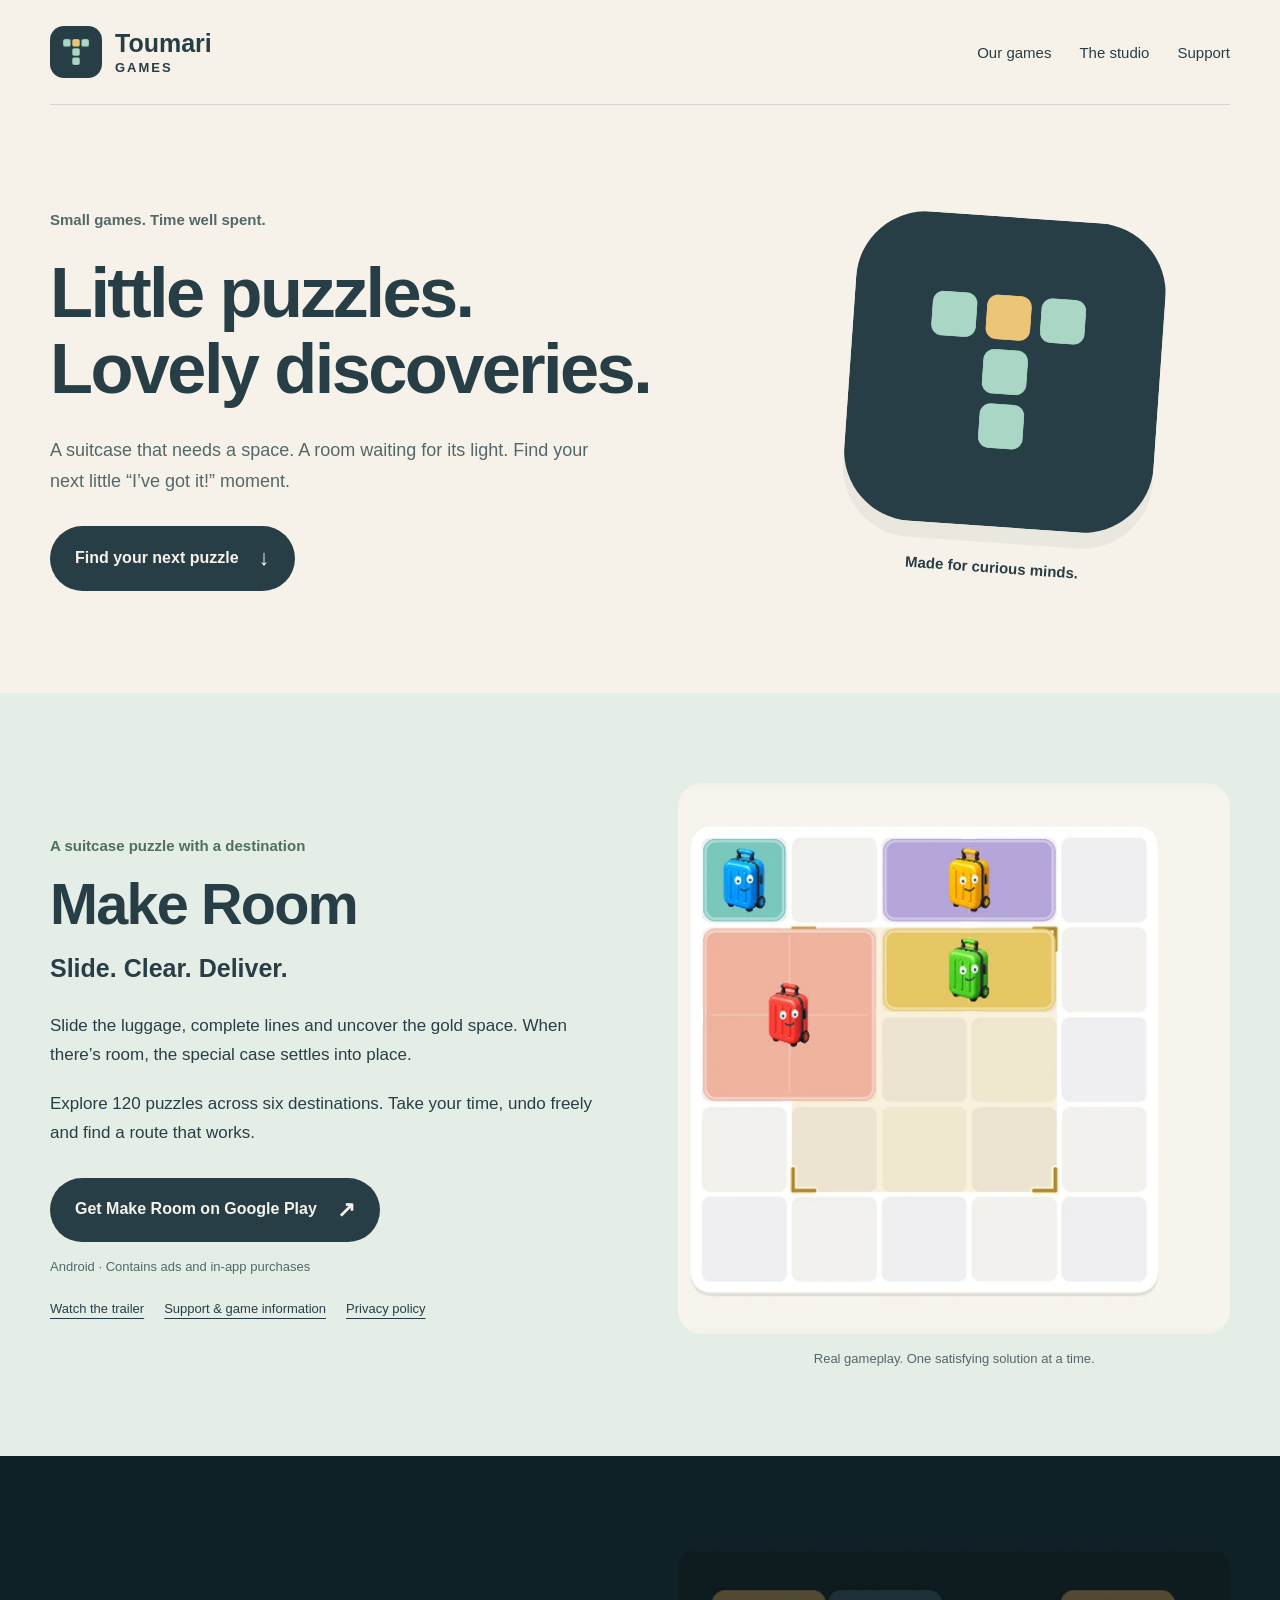
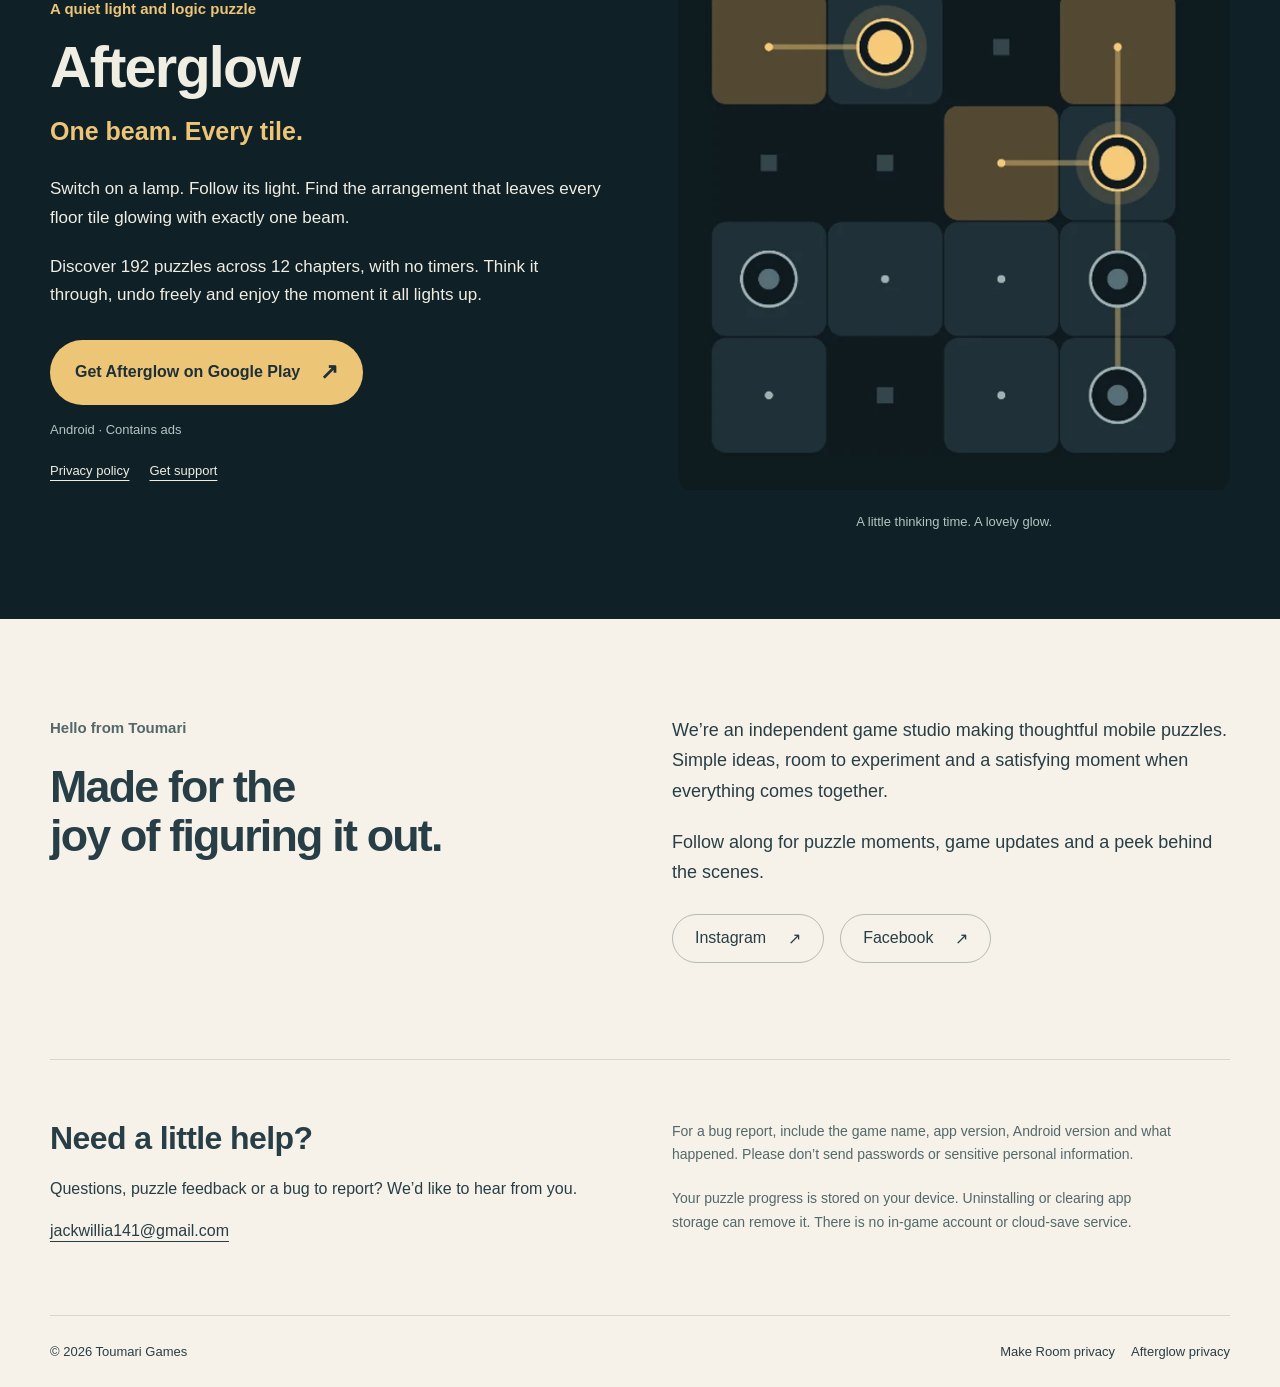
<file: index.html>
<!doctype html>
<html lang="en">
<head>
<meta charset="utf-8"><meta name="viewport" content="width=device-width, initial-scale=1">
<title>Toumari Games · Make Room &amp; Afterglow</title>
<meta name="description" content="Little puzzles. Lovely discoveries. Play Make Room and Afterglow, two cosy Android puzzle games from Toumari Games, available on Google Play.">
<meta property="og:title" content="Toumari Games · Little puzzles. Lovely discoveries.">
<meta property="og:description" content="Discover Make Room and Afterglow. Two thoughtful puzzle games, available on Google Play.">
<meta property="og:image" content="https://toumari.github.io/assets/studio-cover.png">
<meta property="og:url" content="https://toumari.github.io/"><meta name="theme-color" content="#283e46">
<link rel="icon" href="assets/studio-avatar.png"><link rel="stylesheet" href="studio.css">
</head>
<body>
<a class="skip" href="#games">Skip to games</a>
<header class="masthead wrap"><a class="brand" href="/" aria-label="Toumari Games home"><img src="assets/studio-avatar.png" alt="" width="52" height="52"><span>Toumari<span class="brand-small">Games</span></span></a><nav aria-label="Main"><a href="#games">Our games</a><a href="#studio">The studio</a><a href="#support">Support</a></nav></header>
<main>
<section class="welcome wrap" aria-labelledby="welcome-title"><div><p class="intro">Small games. Time well spent.</p><h1 id="welcome-title">Little puzzles.<br>Lovely discoveries.</h1><p class="lead">A suitcase that needs a space. A room waiting for its light. Find your next little “I’ve got it!” moment.</p><a class="button" href="#games">Find your next puzzle <span aria-hidden="true">↓</span></a></div><div class="hero-art"><img src="assets/studio-avatar.png" width="320" height="320" alt="Toumari’s mint and gold puzzle tiles form a T"><p>Made for curious minds.</p></div></section>
<div class="games" id="games">
<section class="game make" aria-labelledby="make-title"><div class="game-inner wrap"><div class="game-copy"><p class="game-type">A suitcase puzzle with a destination</p><h2 id="make-title">Make Room</h2><p class="game-hook">Slide. Clear. Deliver.</p><p>Slide the luggage, complete lines and uncover the gold space. When there’s room, the special case settles into place.</p><p>Explore 120 puzzles across six destinations. Take your time, undo freely and find a route that works.</p><a class="button" href="https://play.google.com/store/apps/details?id=com.toumari.parcelplatform.makeroom">Get Make Room on Google Play <span aria-hidden="true">↗</span></a><p class="game-note">Android · Contains ads and in-app purchases</p><div class="minor-links"><a href="https://www.youtube.com/watch?v=fiFJRd8cPag">Watch the trailer</a><a href="/make-room/">Support &amp; game information</a><a href="/make-room/privacy.html">Privacy policy</a></div></div><figure class="game-image"><img src="assets/make-room.webp" alt="Make Room’s five-by-five luggage puzzle, with colourful cases around a gold target space" width="1080" height="1080" loading="lazy"><figcaption>Real gameplay. One satisfying solution at a time.</figcaption></figure></div></section>
<section class="game after" aria-labelledby="after-title"><div class="game-inner wrap"><div class="game-copy"><p class="game-type">A quiet light and logic puzzle</p><h2 id="after-title">Afterglow</h2><p class="game-hook">One beam. Every tile.</p><p>Switch on a lamp. Follow its light. Find the arrangement that leaves every floor tile glowing with exactly one beam.</p><p>Discover 192 puzzles across 12 chapters, with no timers. Think it through, undo freely and enjoy the moment it all lights up.</p><a class="button" href="https://play.google.com/store/apps/details?id=com.afterglow.puzzle">Get Afterglow on Google Play <span aria-hidden="true">↗</span></a><p class="game-note">Android · Contains ads</p><div class="minor-links"><a href="/privacy.html">Privacy policy</a><a href="mailto:jackwillia141@gmail.com">Get support</a></div></div><figure class="game-image"><img src="assets/afterglow.webp" alt="Afterglow’s dark puzzle board with glowing amber lamps and lines of light" width="1080" height="1080" loading="lazy"><figcaption>A little thinking time. A lovely glow.</figcaption></figure></div></section>
</div>
<section class="studio wrap" id="studio" aria-labelledby="studio-title"><div><p class="intro">Hello from Toumari</p><h2 id="studio-title">Made for the<br>joy of figuring it out.</h2></div><div><p>We’re an independent game studio making thoughtful mobile puzzles. Simple ideas, room to experiment and a satisfying moment when everything comes together.</p><p>Follow along for puzzle moments, game updates and a peek behind the scenes.</p><div class="social-links"><a href="https://www.instagram.com/toumarigames/">Instagram <span aria-hidden="true">↗</span></a><a href="https://www.facebook.com/profile.php?id=61595932360274">Facebook <span aria-hidden="true">↗</span></a></div></div></section>
<section class="support wrap" id="support" aria-labelledby="support-title"><div><h2 id="support-title">Need a little help?</h2><p>Questions, puzzle feedback or a bug to report? We’d like to hear from you.</p><a href="mailto:jackwillia141@gmail.com">jackwillia141@gmail.com</a></div><div class="support-notes"><p>For a bug report, include the game name, app version, Android version and what happened. Please don’t send passwords or sensitive personal information.</p><p>Your puzzle progress is stored on your device. Uninstalling or clearing app storage can remove it. There is no in-game account or cloud-save service.</p></div></section>
</main>
<footer class="wrap"><span>© 2026 Toumari Games</span><nav aria-label="Privacy policies"><a href="/make-room/privacy.html">Make Room privacy</a><a href="/privacy.html">Afterglow privacy</a></nav></footer>
<script src="campaign-links.js" defer></script>
</body></html>
</file>
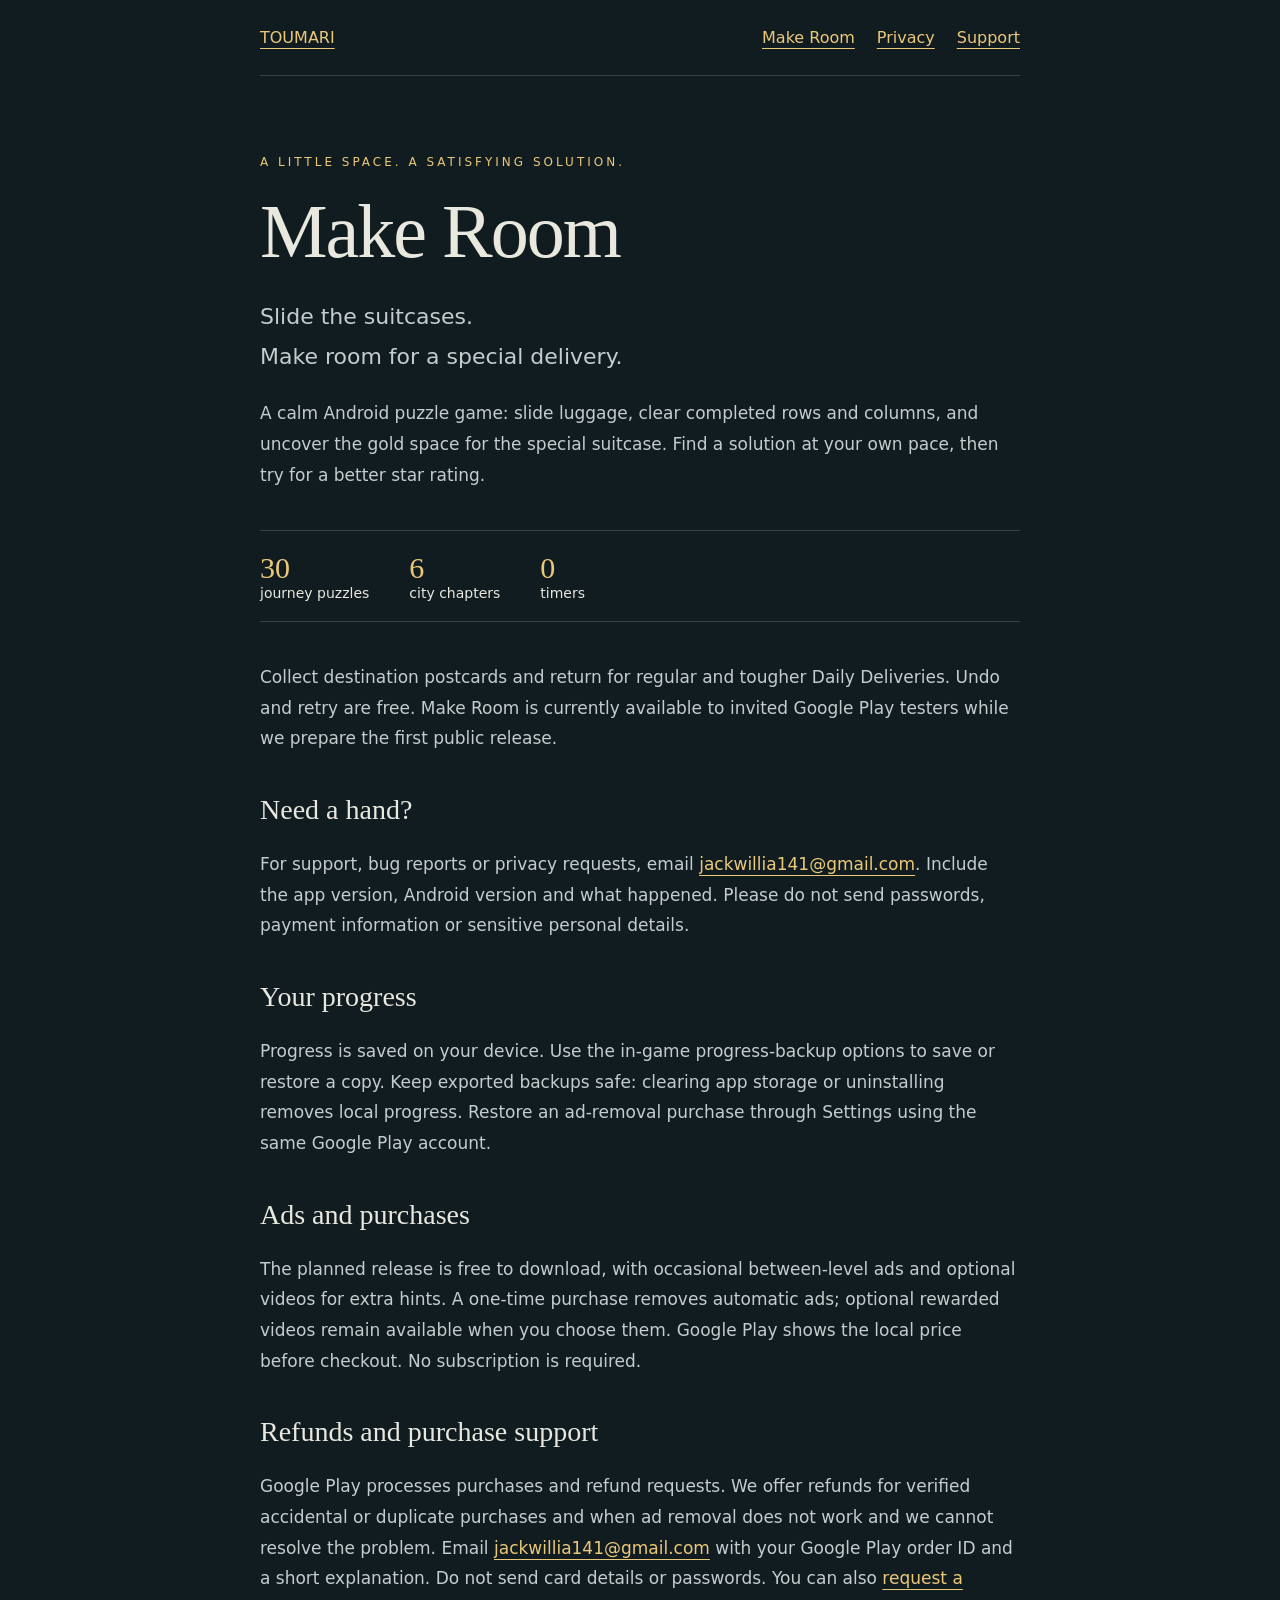
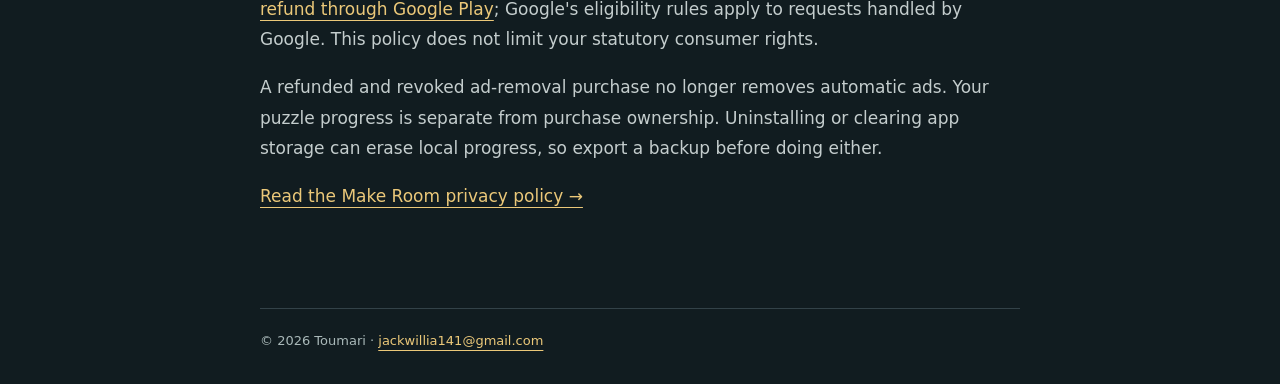
<file: make-room/index.html>
<!doctype html><html lang="en-GB"><head><meta charset="utf-8"><meta name="viewport" content="width=device-width,initial-scale=1"><title>Make Room · Toumari</title><meta name="description" content="Make Room, a cosy suitcase puzzle game by Toumari. Support and privacy information."><link rel="stylesheet" href="../style.css"></head><body><header><a href="/">TOUMARI</a><nav aria-label="Main"><a href="./">Make Room</a><a href="privacy.html">Privacy</a><a href="mailto:jackwillia141@gmail.com">Support</a></nav></header><main><p class="eyebrow">A LITTLE SPACE. A SATISFYING SOLUTION.</p><h1>Make Room</h1><p class="lead">Slide the suitcases.<br>Make room for a special delivery.</p><p>A calm Android puzzle game: slide luggage, clear completed rows and columns, and uncover the gold space for the special suitcase. Find a solution at your own pace, then try for a better star rating.</p><div class="facts"><span><strong>30</strong>journey puzzles</span><span><strong>6</strong>city chapters</span><span><strong>0</strong>timers</span></div><p>Collect destination postcards and return for regular and tougher Daily Deliveries. Undo and retry are free. Make Room is currently available to invited Google Play testers while we prepare the first public release.</p><h2>Need a hand?</h2><p>For support, bug reports or privacy requests, email <a href="mailto:jackwillia141@gmail.com">jackwillia141@gmail.com</a>. Include the app version, Android version and what happened. Please do not send passwords, payment information or sensitive personal details.</p><h2>Your progress</h2><p>Progress is saved on your device. Use the in-game progress-backup options to save or restore a copy. Keep exported backups safe: clearing app storage or uninstalling removes local progress. Restore an ad-removal purchase through Settings using the same Google Play account.</p><h2>Ads and purchases</h2><p>The planned release is free to download, with occasional between-level ads and optional videos for extra hints. A one-time purchase removes automatic ads; optional rewarded videos remain available when you choose them. Google Play shows the local price before checkout. No subscription is required.</p><h2>Refunds and purchase support</h2><p>Google Play processes purchases and refund requests. We offer refunds for verified accidental or duplicate purchases and when ad removal does not work and we cannot resolve the problem. Email <a href="mailto:jackwillia141@gmail.com">jackwillia141@gmail.com</a> with your Google Play order ID and a short explanation. Do not send card details or passwords. You can also <a href="https://support.google.com/googleplay/answer/15574897?hl=en-GB">request a refund through Google Play</a>; Google's eligibility rules apply to requests handled by Google. This policy does not limit your statutory consumer rights.</p><p>A refunded and revoked ad-removal purchase no longer removes automatic ads. Your puzzle progress is separate from purchase ownership. Uninstalling or clearing app storage can erase local progress, so export a backup before doing either.</p><p><a href="privacy.html">Read the Make Room privacy policy →</a></p></main><footer>© 2026 Toumari · <a href="mailto:jackwillia141@gmail.com">jackwillia141@gmail.com</a></footer></body></html>
</file>
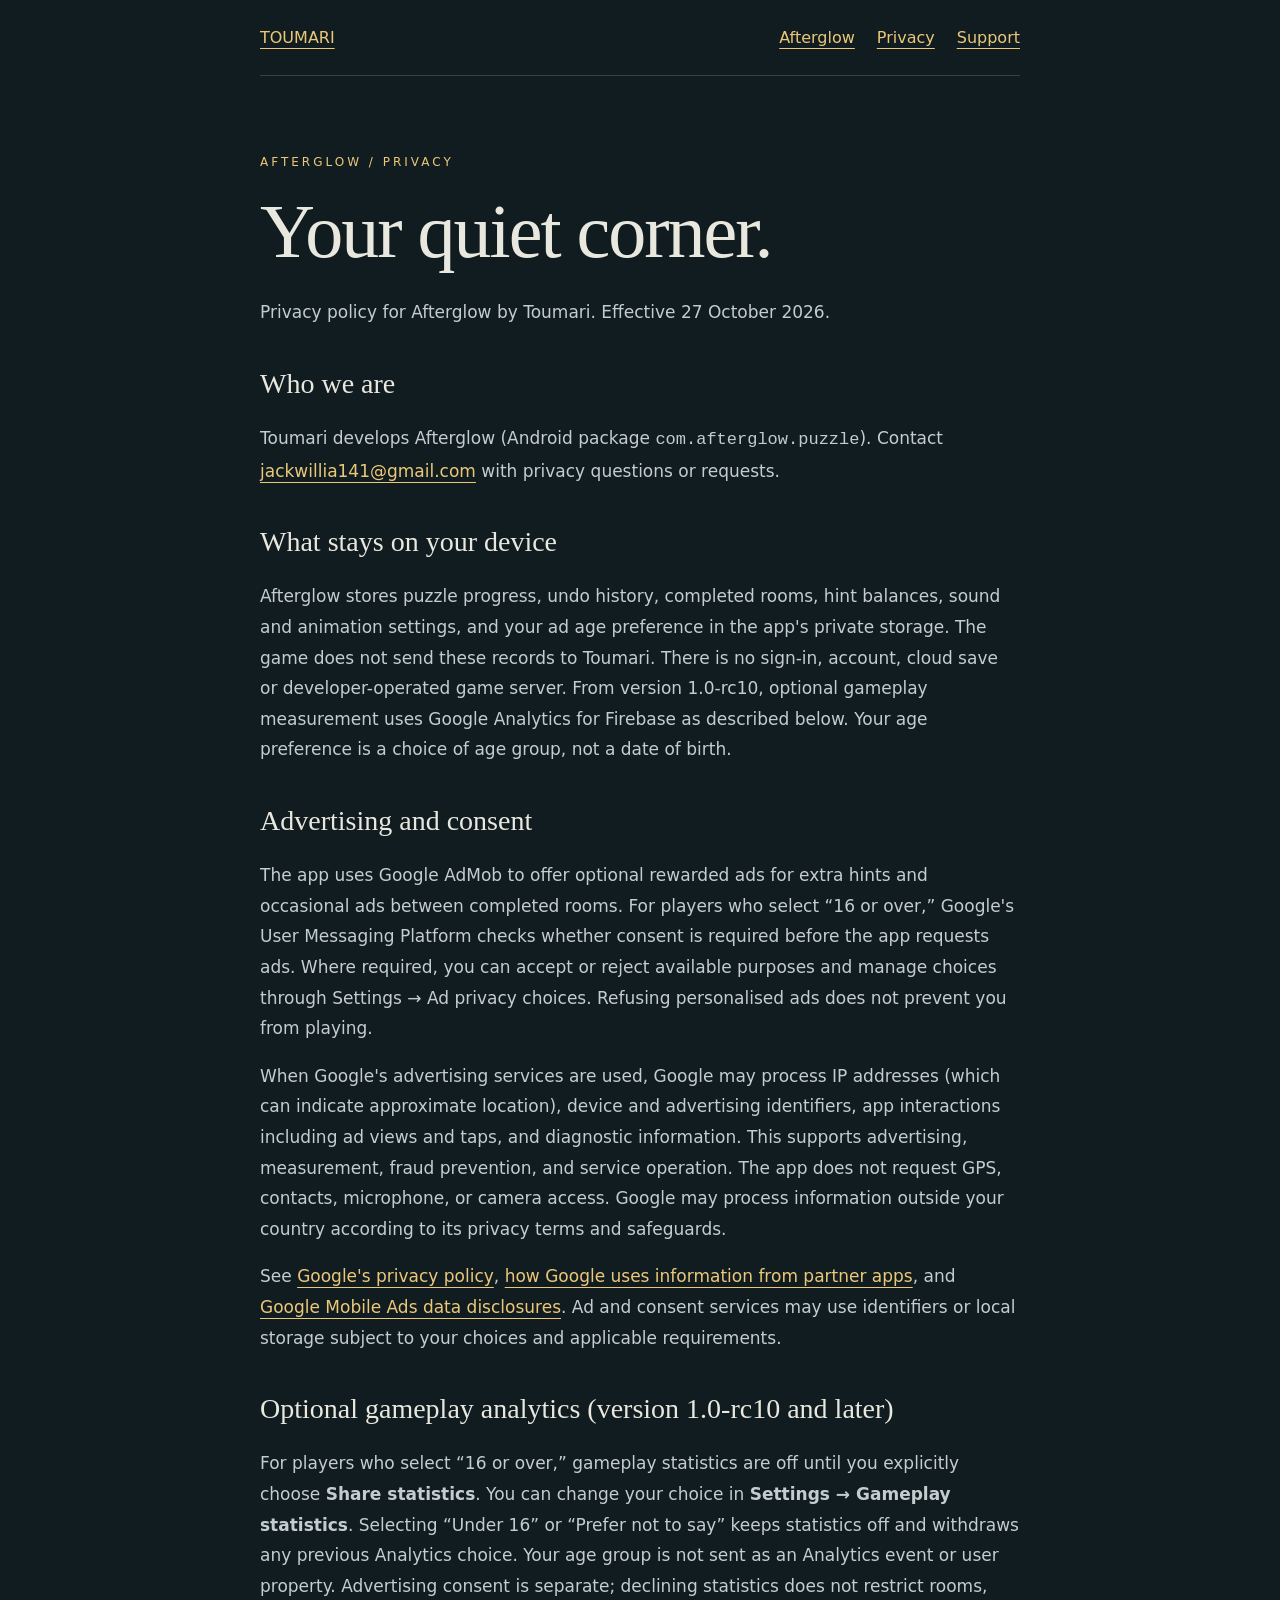
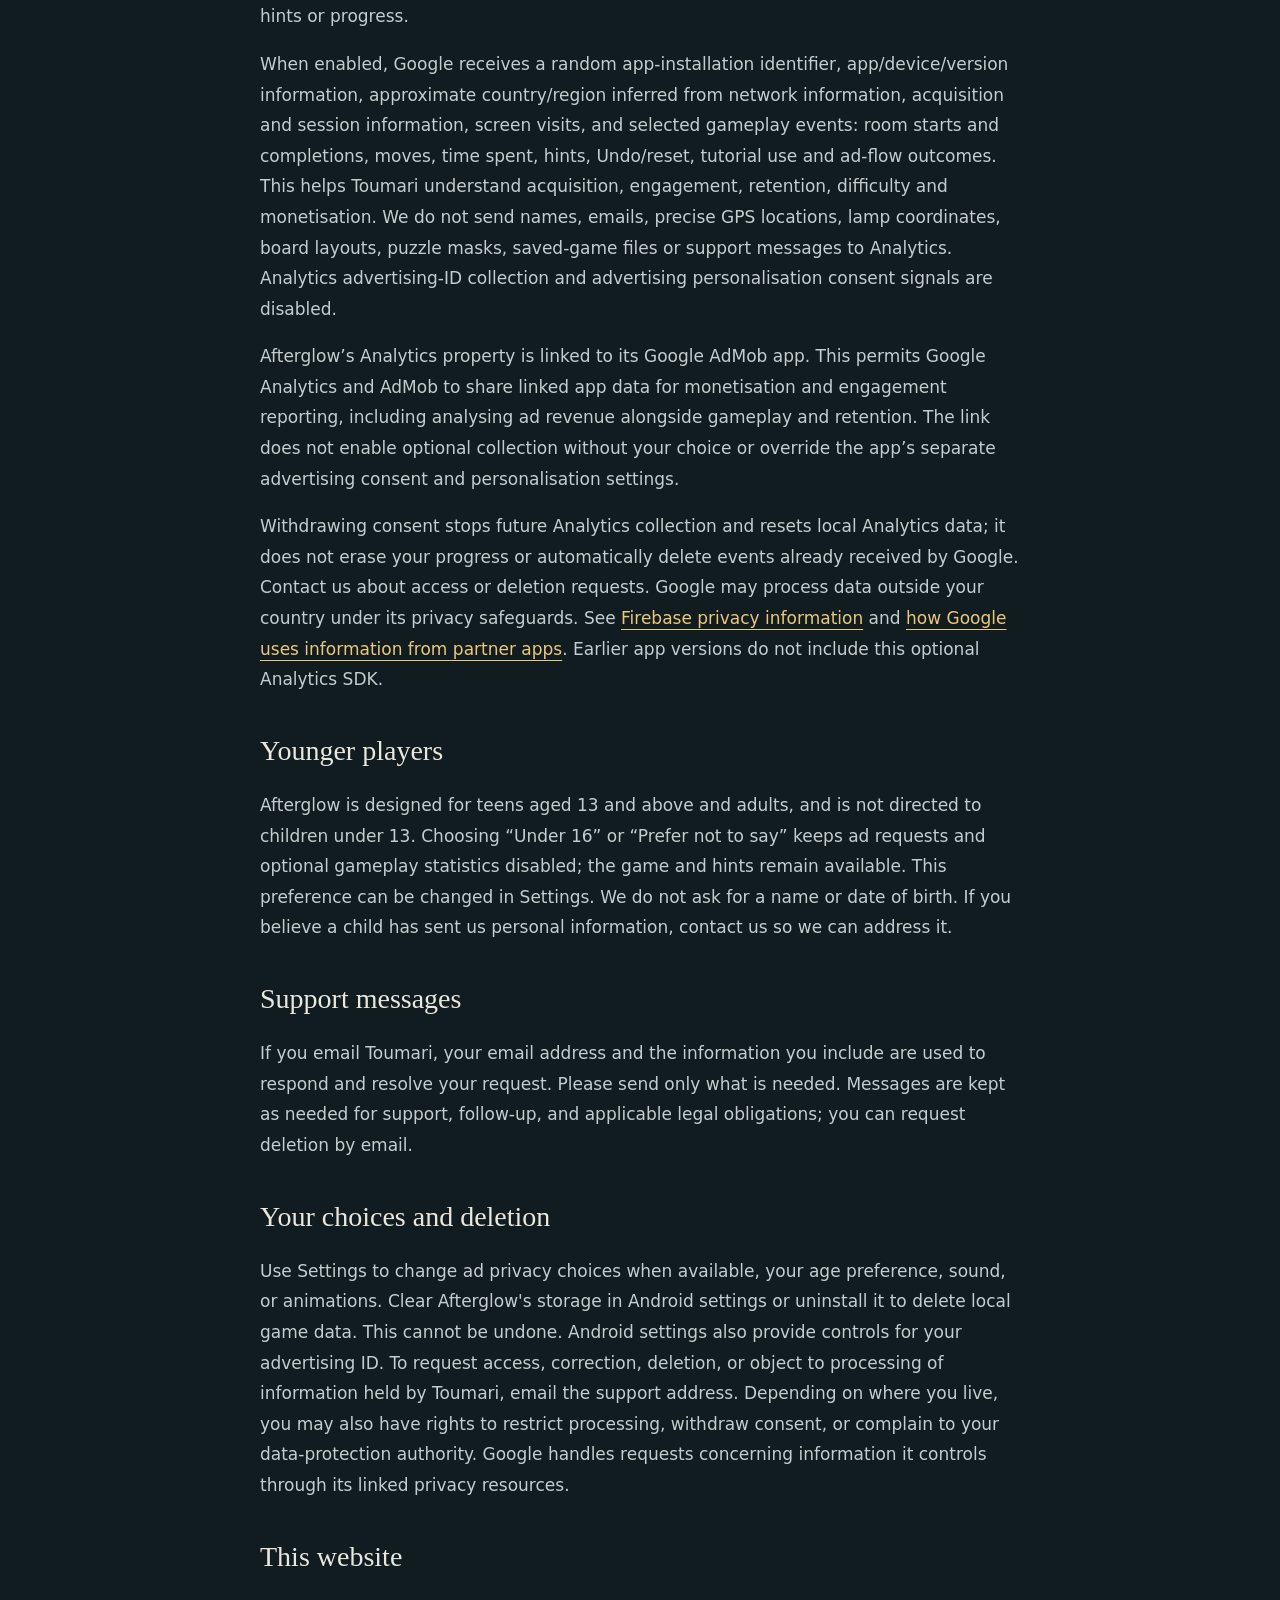
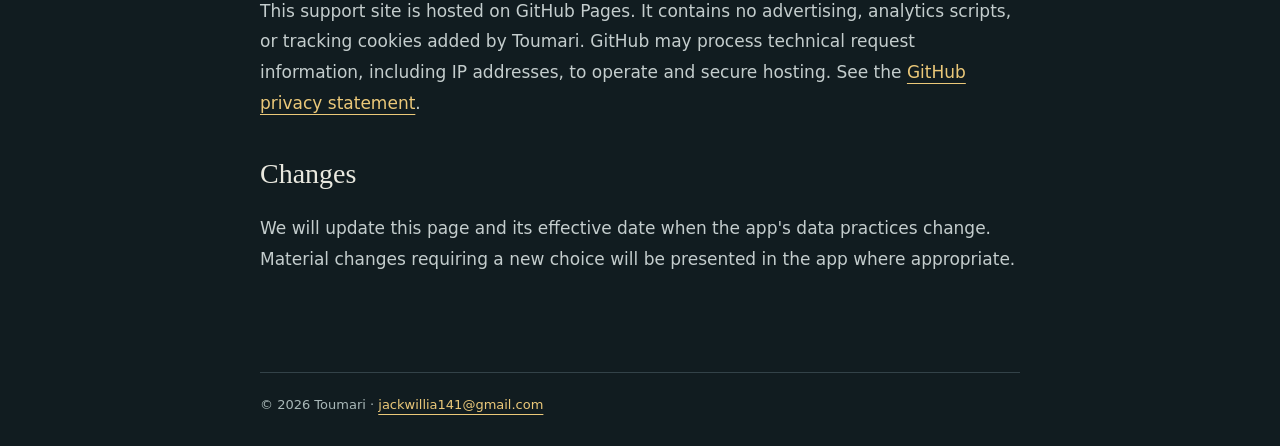
<file: privacy.html>
<!doctype html>
<html lang="en"><head><meta charset="utf-8"><meta name="viewport" content="width=device-width, initial-scale=1"><meta name="description" content="Afterglow, a quiet light and logic puzzle game by Toumari. Support and privacy information."><title>Afterglow privacy policy · Toumari</title><link rel="stylesheet" href="style.css"></head><body><header><a href="/">TOUMARI</a><nav aria-label="Main"><a href="/">Afterglow</a><a href="privacy.html">Privacy</a><a href="mailto:jackwillia141@gmail.com">Support</a></nav></header><main><p class="eyebrow">AFTERGLOW / PRIVACY</p><h1>Your quiet corner.</h1><p>Privacy policy for Afterglow by Toumari. Effective 27 October 2026.</p><h2>Who we are</h2><p>Toumari develops Afterglow (Android package <code>com.afterglow.puzzle</code>). Contact <a href="mailto:jackwillia141@gmail.com">jackwillia141@gmail.com</a> with privacy questions or requests.</p><h2>What stays on your device</h2><p>Afterglow stores puzzle progress, undo history, completed rooms, hint balances, sound and animation settings, and your ad age preference in the app's private storage. The game does not send these records to Toumari. There is no sign-in, account, cloud save or developer-operated game server. From version 1.0-rc10, optional gameplay measurement uses Google Analytics for Firebase as described below. Your age preference is a choice of age group, not a date of birth.</p><h2>Advertising and consent</h2><p>The app uses Google AdMob to offer optional rewarded ads for extra hints and occasional ads between completed rooms. For players who select “16 or over,” Google's User Messaging Platform checks whether consent is required before the app requests ads. Where required, you can accept or reject available purposes and manage choices through Settings → Ad privacy choices. Refusing personalised ads does not prevent you from playing.</p><p>When Google's advertising services are used, Google may process IP addresses (which can indicate approximate location), device and advertising identifiers, app interactions including ad views and taps, and diagnostic information. This supports advertising, measurement, fraud prevention, and service operation. The app does not request GPS, contacts, microphone, or camera access. Google may process information outside your country according to its privacy terms and safeguards.</p><p>See <a href="https://policies.google.com/privacy">Google's privacy policy</a>, <a href="https://policies.google.com/technologies/partner-sites">how Google uses information from partner apps</a>, and <a href="https://developers.google.com/admob/android/privacy/play-data-disclosure">Google Mobile Ads data disclosures</a>. Ad and consent services may use identifiers or local storage subject to your choices and applicable requirements.</p><h2>Optional gameplay analytics (version 1.0-rc10 and later)</h2><p>For players who select “16 or over,” gameplay statistics are off until you explicitly choose <strong>Share statistics</strong>. You can change your choice in <strong>Settings → Gameplay statistics</strong>. Selecting “Under 16” or “Prefer not to say” keeps statistics off and withdraws any previous Analytics choice. Your age group is not sent as an Analytics event or user property. Advertising consent is separate; declining statistics does not restrict rooms, hints or progress.</p><p>When enabled, Google receives a random app-installation identifier, app/device/version information, approximate country/region inferred from network information, acquisition and session information, screen visits, and selected gameplay events: room starts and completions, moves, time spent, hints, Undo/reset, tutorial use and ad-flow outcomes. This helps Toumari understand acquisition, engagement, retention, difficulty and monetisation. We do not send names, emails, precise GPS locations, lamp coordinates, board layouts, puzzle masks, saved-game files or support messages to Analytics. Analytics advertising-ID collection and advertising personalisation consent signals are disabled.</p><p>Afterglow’s Analytics property is linked to its Google AdMob app. This permits Google Analytics and AdMob to share linked app data for monetisation and engagement reporting, including analysing ad revenue alongside gameplay and retention. The link does not enable optional collection without your choice or override the app’s separate advertising consent and personalisation settings.</p><p>Withdrawing consent stops future Analytics collection and resets local Analytics data; it does not erase your progress or automatically delete events already received by Google. Contact us about access or deletion requests. Google may process data outside your country under its privacy safeguards. See <a href="https://firebase.google.com/support/privacy">Firebase privacy information</a> and <a href="https://policies.google.com/technologies/partner-sites">how Google uses information from partner apps</a>. Earlier app versions do not include this optional Analytics SDK.</p><h2>Younger players</h2><p>Afterglow is designed for teens aged 13 and above and adults, and is not directed to children under 13. Choosing “Under 16” or “Prefer not to say” keeps ad requests and optional gameplay statistics disabled; the game and hints remain available. This preference can be changed in Settings. We do not ask for a name or date of birth. If you believe a child has sent us personal information, contact us so we can address it.</p><h2>Support messages</h2><p>If you email Toumari, your email address and the information you include are used to respond and resolve your request. Please send only what is needed. Messages are kept as needed for support, follow-up, and applicable legal obligations; you can request deletion by email.</p><h2>Your choices and deletion</h2><p>Use Settings to change ad privacy choices when available, your age preference, sound, or animations. Clear Afterglow's storage in Android settings or uninstall it to delete local game data. This cannot be undone. Android settings also provide controls for your advertising ID. To request access, correction, deletion, or object to processing of information held by Toumari, email the support address. Depending on where you live, you may also have rights to restrict processing, withdraw consent, or complain to your data-protection authority. Google handles requests concerning information it controls through its linked privacy resources.</p><h2>This website</h2><p>This support site is hosted on GitHub Pages. It contains no advertising, analytics scripts, or tracking cookies added by Toumari. GitHub may process technical request information, including IP addresses, to operate and secure hosting. See the <a href="https://docs.github.com/en/site-policy/privacy-policies/github-general-privacy-statement">GitHub privacy statement</a>.</p><h2>Changes</h2><p>We will update this page and its effective date when the app's data practices change. Material changes requiring a new choice will be presented in the app where appropriate.</p></main><footer>© 2026 Toumari · <a href="mailto:jackwillia141@gmail.com">jackwillia141@gmail.com</a></footer></body></html>
</file>
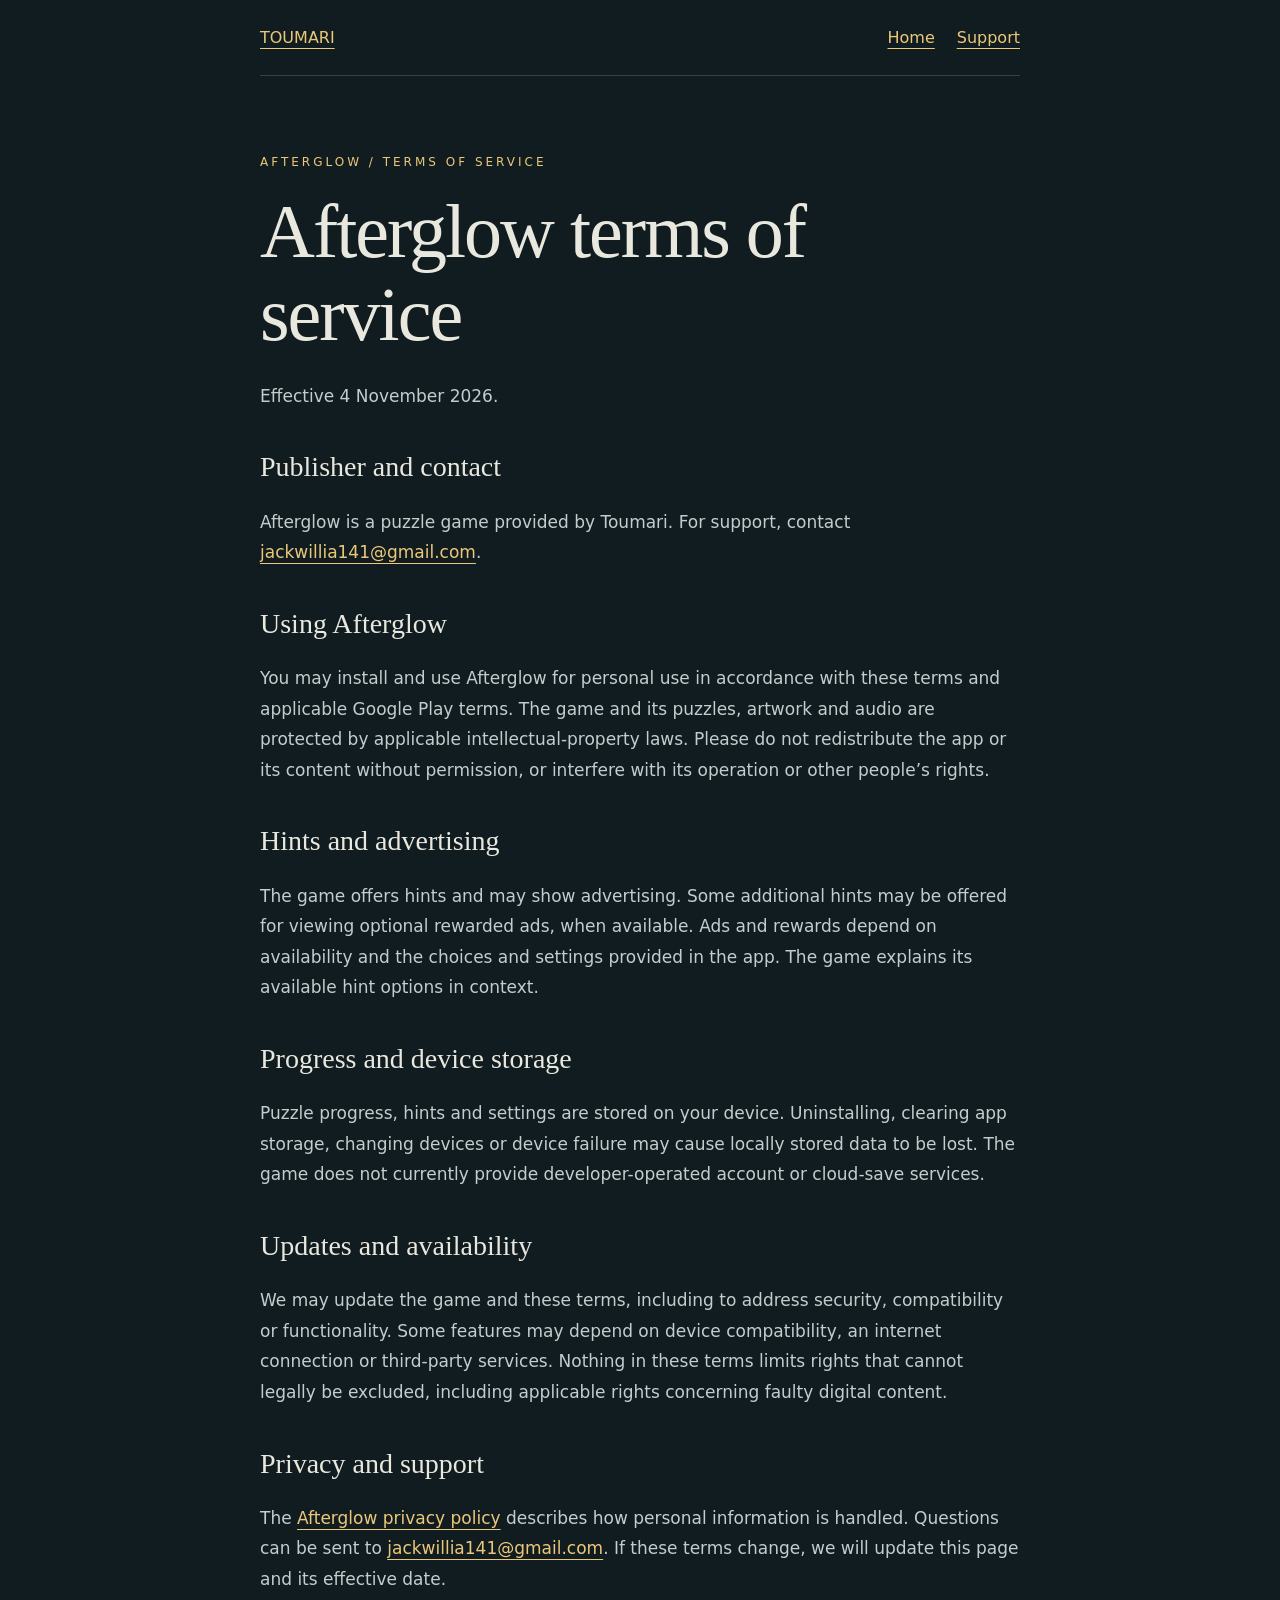
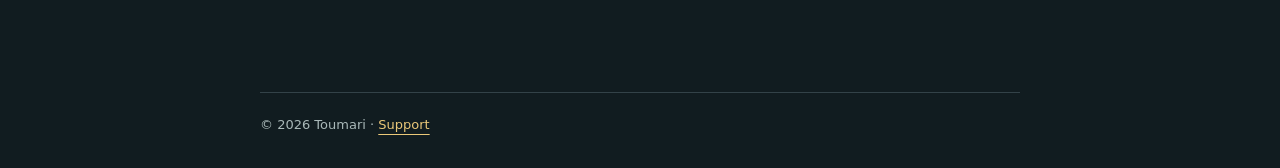
<file: afterglow/terms.html>
<!doctype html>
<html lang="en"><head><meta charset="utf-8"><meta name="viewport" content="width=device-width, initial-scale=1"><meta name="description" content="Terms of service for Afterglow by Toumari."><title>Afterglow terms of service · Toumari</title><link rel="stylesheet" href="/style.css"></head><body>
<header><a href="/">TOUMARI</a><nav aria-label="Main"><a href="/">Home</a><a href="mailto:jackwillia141@gmail.com">Support</a></nav></header>
<main><p class="eyebrow">AFTERGLOW / TERMS OF SERVICE</p><h1>Afterglow terms of service</h1><p>Effective 4 November 2026.</p>
<h2>Publisher and contact</h2>
<p>Afterglow is a puzzle game provided by Toumari. For support, contact <a href="mailto:jackwillia141@gmail.com">jackwillia141@gmail.com</a>.</p>
<h2>Using Afterglow</h2>
<p>You may install and use Afterglow for personal use in accordance with these terms and applicable Google Play terms. The game and its puzzles, artwork and audio are protected by applicable intellectual-property laws. Please do not redistribute the app or its content without permission, or interfere with its operation or other people’s rights.</p>
<h2>Hints and advertising</h2>
<p>The game offers hints and may show advertising. Some additional hints may be offered for viewing optional rewarded ads, when available. Ads and rewards depend on availability and the choices and settings provided in the app. The game explains its available hint options in context.</p>
<h2>Progress and device storage</h2>
<p>Puzzle progress, hints and settings are stored on your device. Uninstalling, clearing app storage, changing devices or device failure may cause locally stored data to be lost. The game does not currently provide developer-operated account or cloud-save services.</p>
<h2>Updates and availability</h2>
<p>We may update the game and these terms, including to address security, compatibility or functionality. Some features may depend on device compatibility, an internet connection or third-party services. Nothing in these terms limits rights that cannot legally be excluded, including applicable rights concerning faulty digital content.</p>
<h2>Privacy and support</h2>
<p>The <a href="https://toumari.github.io/privacy.html">Afterglow privacy policy</a> describes how personal information is handled. Questions can be sent to <a href="mailto:jackwillia141@gmail.com">jackwillia141@gmail.com</a>. If these terms change, we will update this page and its effective date.</p>
</main><footer>© 2026 Toumari · <a href="mailto:jackwillia141@gmail.com">Support</a></footer></body></html>
</file>
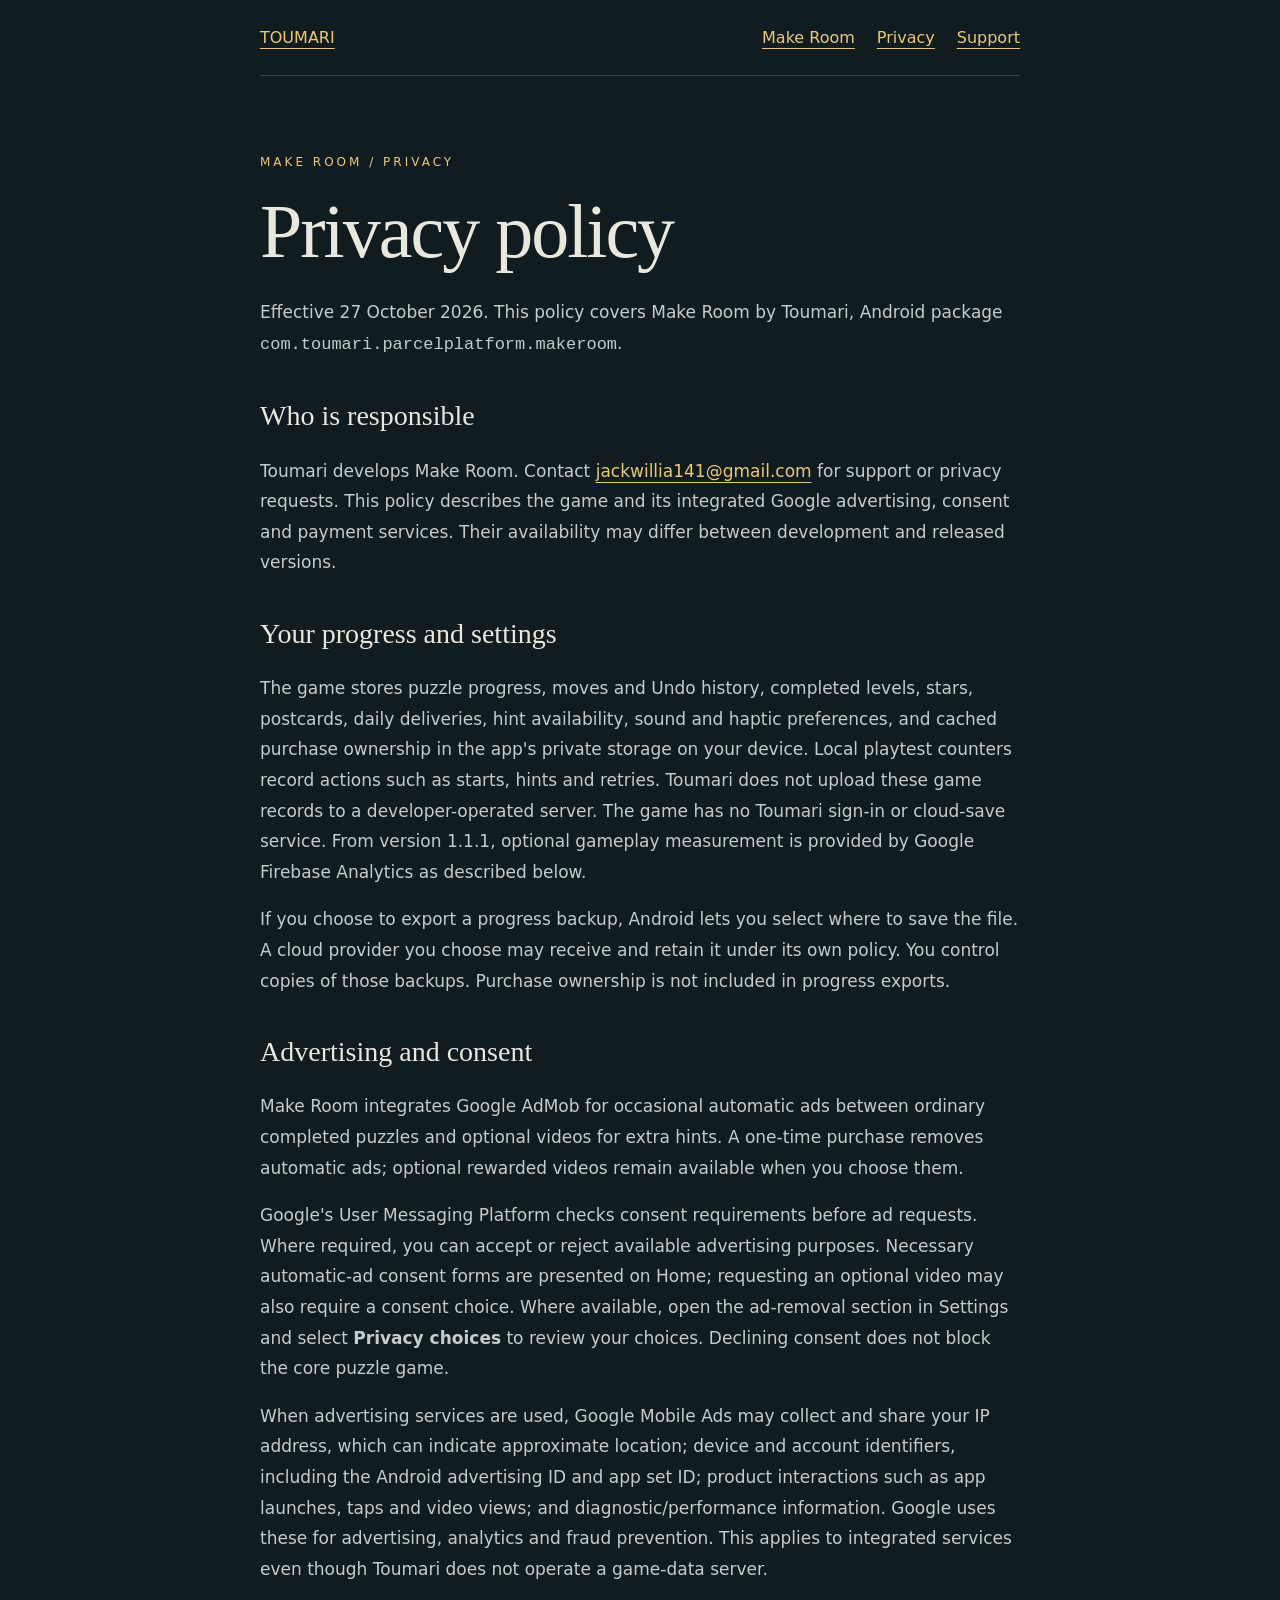
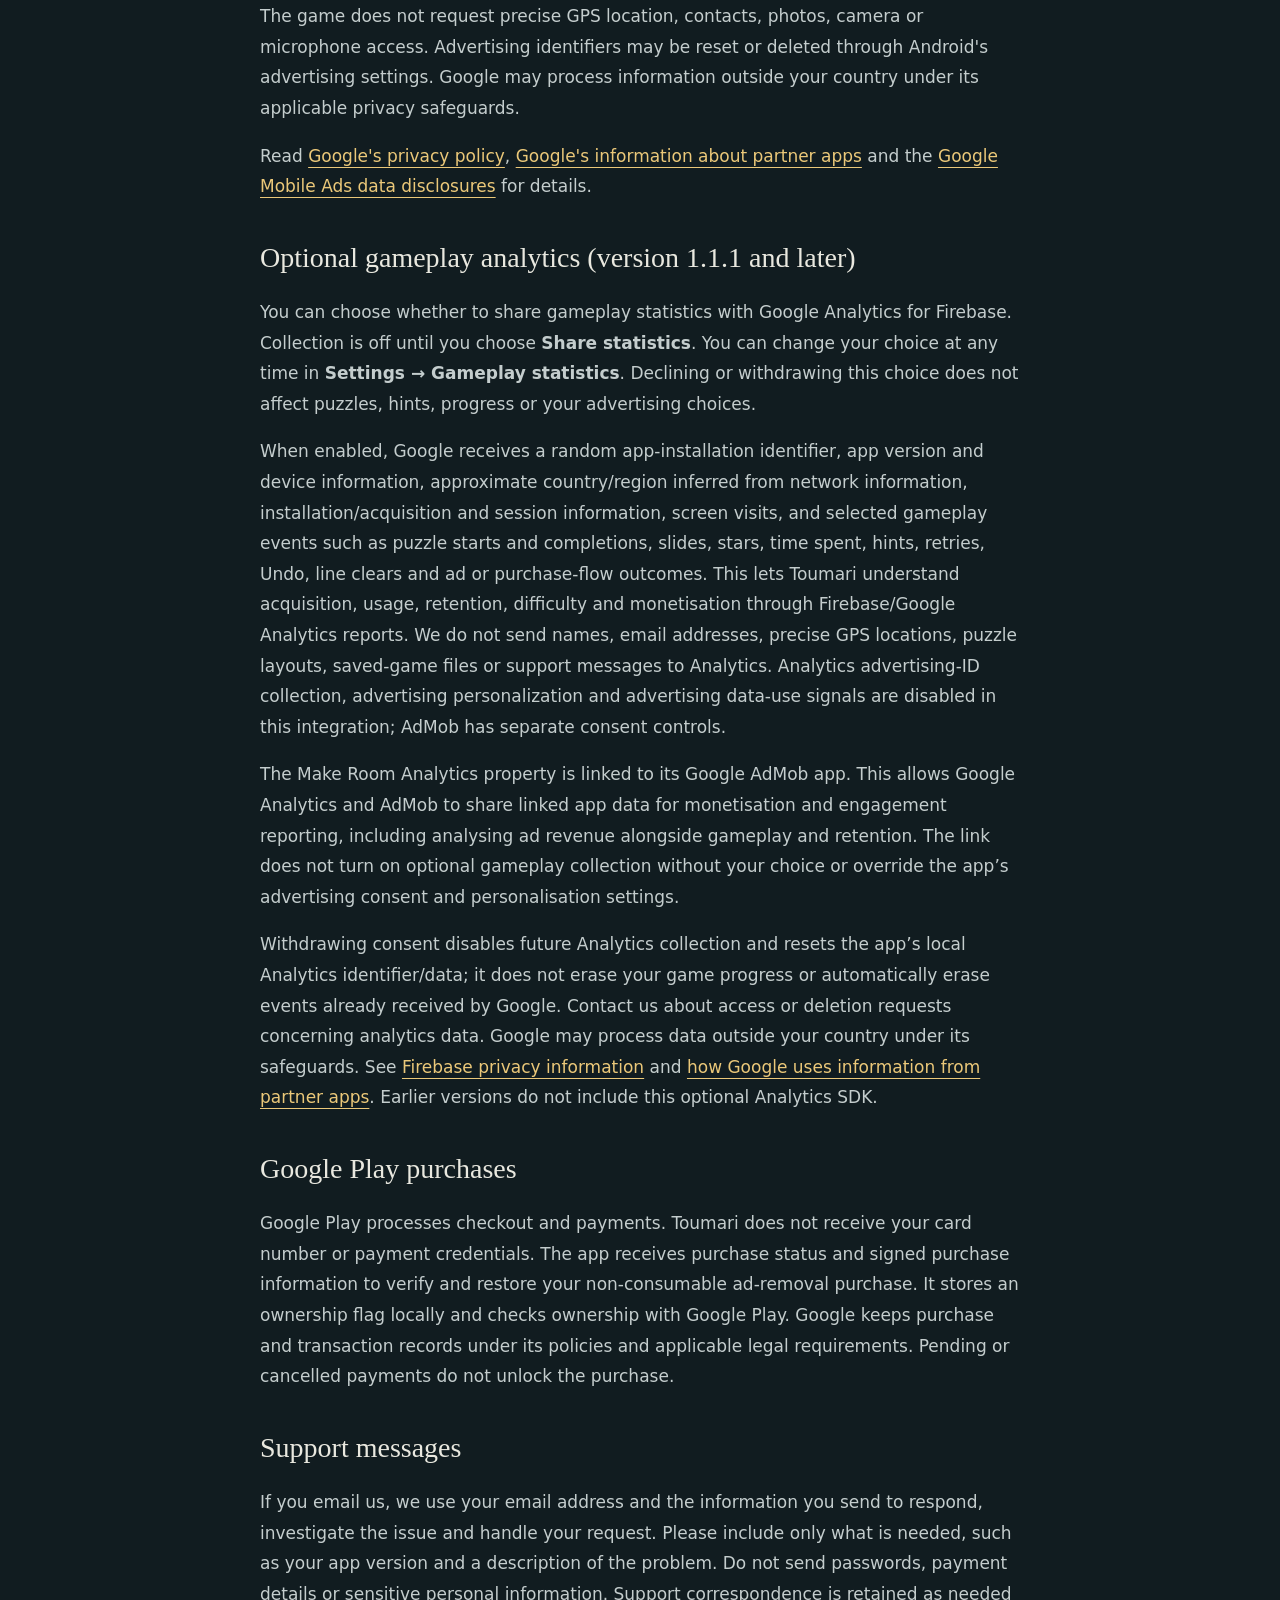
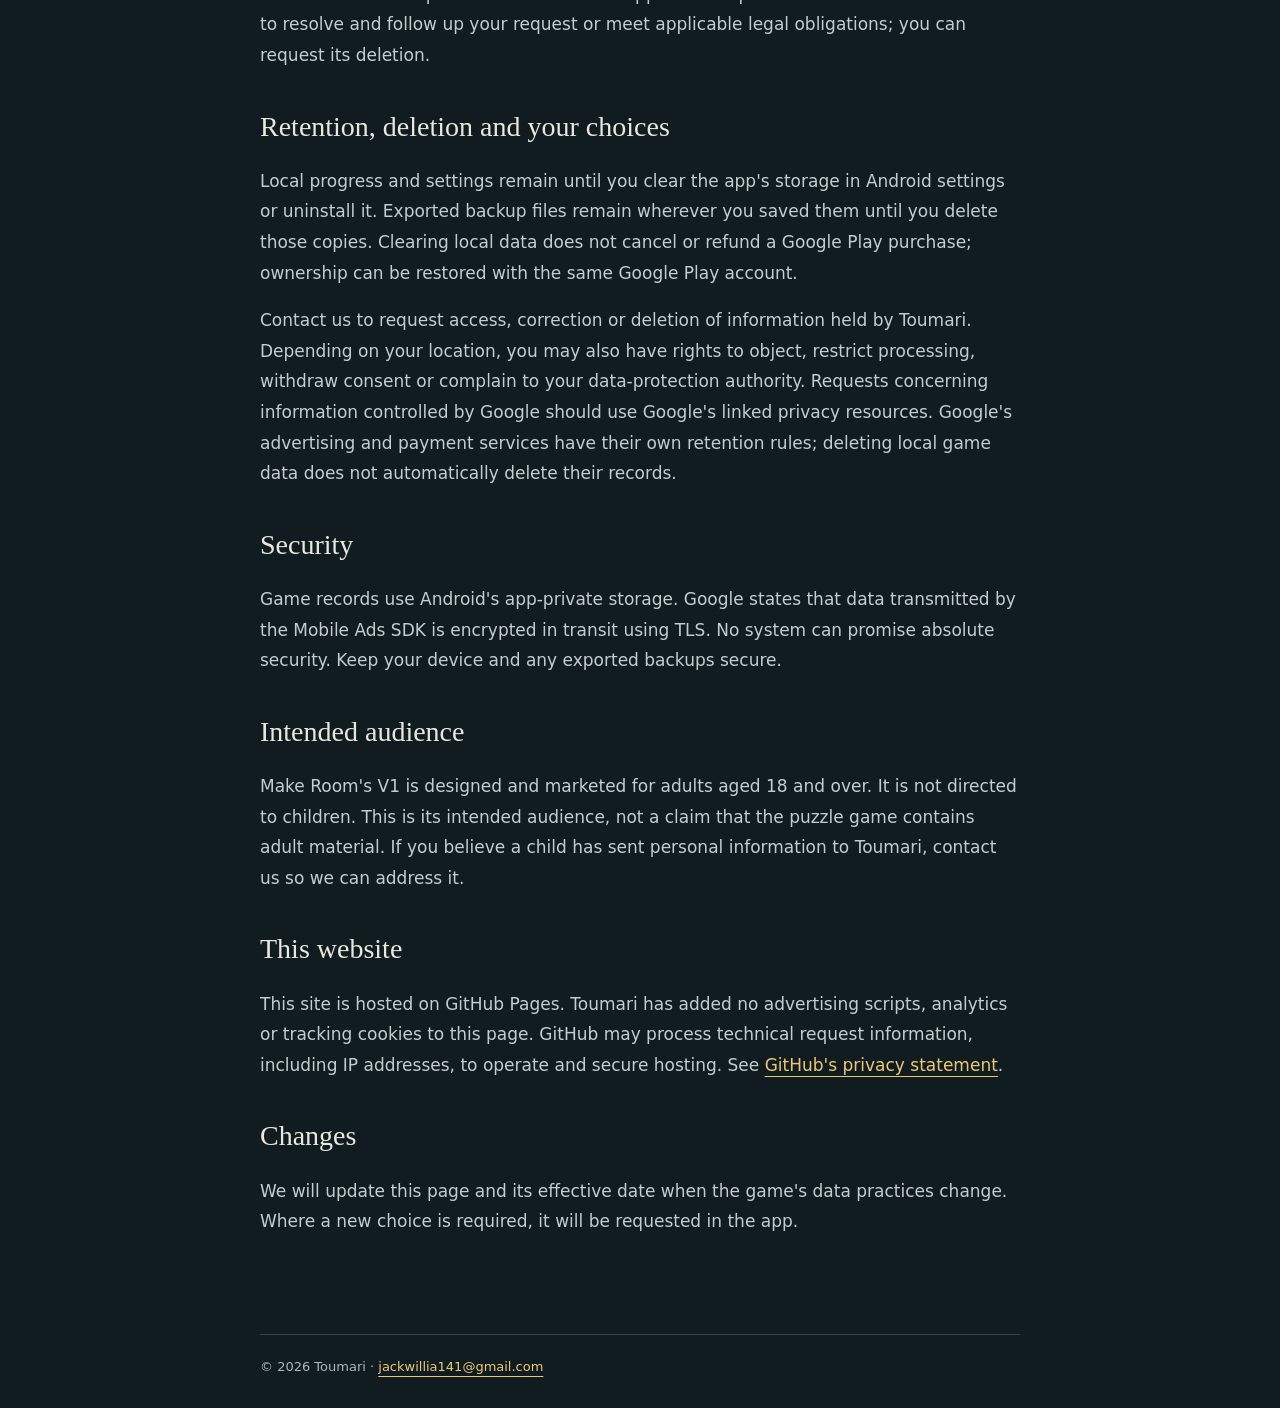
<file: make-room/privacy.html>
<!doctype html><html lang="en-GB"><head><meta charset="utf-8"><meta name="viewport" content="width=device-width,initial-scale=1"><title>Make Room privacy policy · Toumari</title><meta name="description" content="How Make Room handles local progress, advertising, Google Play purchases and support requests."><link rel="stylesheet" href="../style.css"></head><body><header><a href="/">TOUMARI</a><nav aria-label="Main"><a href="./">Make Room</a><a href="privacy.html">Privacy</a><a href="mailto:jackwillia141@gmail.com">Support</a></nav></header><main><p class="eyebrow">MAKE ROOM / PRIVACY</p><h1>Privacy policy</h1><p>Effective 27 October 2026. This policy covers Make Room by Toumari, Android package <code>com.toumari.parcelplatform.makeroom</code>.</p>
<h2>Who is responsible</h2><p>Toumari develops Make Room. Contact <a href="mailto:jackwillia141@gmail.com">jackwillia141@gmail.com</a> for support or privacy requests. This policy describes the game and its integrated Google advertising, consent and payment services. Their availability may differ between development and released versions.</p>
<h2>Your progress and settings</h2><p>The game stores puzzle progress, moves and Undo history, completed levels, stars, postcards, daily deliveries, hint availability, sound and haptic preferences, and cached purchase ownership in the app's private storage on your device. Local playtest counters record actions such as starts, hints and retries. Toumari does not upload these game records to a developer-operated server. The game has no Toumari sign-in or cloud-save service. From version 1.1.1, optional gameplay measurement is provided by Google Firebase Analytics as described below.</p><p>If you choose to export a progress backup, Android lets you select where to save the file. A cloud provider you choose may receive and retain it under its own policy. You control copies of those backups. Purchase ownership is not included in progress exports.</p>
<h2>Advertising and consent</h2><p>Make Room integrates Google AdMob for occasional automatic ads between ordinary completed puzzles and optional videos for extra hints. A one-time purchase removes automatic ads; optional rewarded videos remain available when you choose them.</p><p>Google's User Messaging Platform checks consent requirements before ad requests. Where required, you can accept or reject available advertising purposes. Necessary automatic-ad consent forms are presented on Home; requesting an optional video may also require a consent choice. Where available, open the ad-removal section in Settings and select <strong>Privacy choices</strong> to review your choices. Declining consent does not block the core puzzle game.</p><p>When advertising services are used, Google Mobile Ads may collect and share your IP address, which can indicate approximate location; device and account identifiers, including the Android advertising ID and app set ID; product interactions such as app launches, taps and video views; and diagnostic/performance information. Google uses these for advertising, analytics and fraud prevention. This applies to integrated services even though Toumari does not operate a game-data server.</p><p>The game does not request precise GPS location, contacts, photos, camera or microphone access. Advertising identifiers may be reset or deleted through Android's advertising settings. Google may process information outside your country under its applicable privacy safeguards.</p><p>Read <a href="https://policies.google.com/privacy">Google's privacy policy</a>, <a href="https://policies.google.com/technologies/partner-sites">Google's information about partner apps</a> and the <a href="https://developers.google.com/admob/android/privacy/play-data-disclosure">Google Mobile Ads data disclosures</a> for details.</p>
<h2>Optional gameplay analytics (version 1.1.1 and later)</h2><p>You can choose whether to share gameplay statistics with Google Analytics for Firebase. Collection is off until you choose <strong>Share statistics</strong>. You can change your choice at any time in <strong>Settings → Gameplay statistics</strong>. Declining or withdrawing this choice does not affect puzzles, hints, progress or your advertising choices.</p><p>When enabled, Google receives a random app-installation identifier, app version and device information, approximate country/region inferred from network information, installation/acquisition and session information, screen visits, and selected gameplay events such as puzzle starts and completions, slides, stars, time spent, hints, retries, Undo, line clears and ad or purchase-flow outcomes. This lets Toumari understand acquisition, usage, retention, difficulty and monetisation through Firebase/Google Analytics reports. We do not send names, email addresses, precise GPS locations, puzzle layouts, saved-game files or support messages to Analytics. Analytics advertising-ID collection, advertising personalization and advertising data-use signals are disabled in this integration; AdMob has separate consent controls.</p><p>The Make Room Analytics property is linked to its Google AdMob app. This allows Google Analytics and AdMob to share linked app data for monetisation and engagement reporting, including analysing ad revenue alongside gameplay and retention. The link does not turn on optional gameplay collection without your choice or override the app’s advertising consent and personalisation settings.</p><p>Withdrawing consent disables future Analytics collection and resets the app’s local Analytics identifier/data; it does not erase your game progress or automatically erase events already received by Google. Contact us about access or deletion requests concerning analytics data. Google may process data outside your country under its safeguards. See <a href="https://firebase.google.com/support/privacy">Firebase privacy information</a> and <a href="https://policies.google.com/technologies/partner-sites">how Google uses information from partner apps</a>. Earlier versions do not include this optional Analytics SDK.</p>
<h2>Google Play purchases</h2><p>Google Play processes checkout and payments. Toumari does not receive your card number or payment credentials. The app receives purchase status and signed purchase information to verify and restore your non-consumable ad-removal purchase. It stores an ownership flag locally and checks ownership with Google Play. Google keeps purchase and transaction records under its policies and applicable legal requirements. Pending or cancelled payments do not unlock the purchase.</p>
<h2>Support messages</h2><p>If you email us, we use your email address and the information you send to respond, investigate the issue and handle your request. Please include only what is needed, such as your app version and a description of the problem. Do not send passwords, payment details or sensitive personal information. Support correspondence is retained as needed to resolve and follow up your request or meet applicable legal obligations; you can request its deletion.</p>
<h2>Retention, deletion and your choices</h2><p>Local progress and settings remain until you clear the app's storage in Android settings or uninstall it. Exported backup files remain wherever you saved them until you delete those copies. Clearing local data does not cancel or refund a Google Play purchase; ownership can be restored with the same Google Play account.</p><p>Contact us to request access, correction or deletion of information held by Toumari. Depending on your location, you may also have rights to object, restrict processing, withdraw consent or complain to your data-protection authority. Requests concerning information controlled by Google should use Google's linked privacy resources. Google's advertising and payment services have their own retention rules; deleting local game data does not automatically delete their records.</p>
<h2>Security</h2><p>Game records use Android's app-private storage. Google states that data transmitted by the Mobile Ads SDK is encrypted in transit using TLS. No system can promise absolute security. Keep your device and any exported backups secure.</p>
<h2>Intended audience</h2><p>Make Room's V1 is designed and marketed for adults aged 18 and over. It is not directed to children. This is its intended audience, not a claim that the puzzle game contains adult material. If you believe a child has sent personal information to Toumari, contact us so we can address it.</p>
<h2>This website</h2><p>This site is hosted on GitHub Pages. Toumari has added no advertising scripts, analytics or tracking cookies to this page. GitHub may process technical request information, including IP addresses, to operate and secure hosting. See <a href="https://docs.github.com/en/site-policy/privacy-policies/github-general-privacy-statement">GitHub's privacy statement</a>.</p>
<h2>Changes</h2><p>We will update this page and its effective date when the game's data practices change. Where a new choice is required, it will be requested in the app.</p></main><footer>© 2026 Toumari · <a href="mailto:jackwillia141@gmail.com">jackwillia141@gmail.com</a></footer></body></html>
</file>
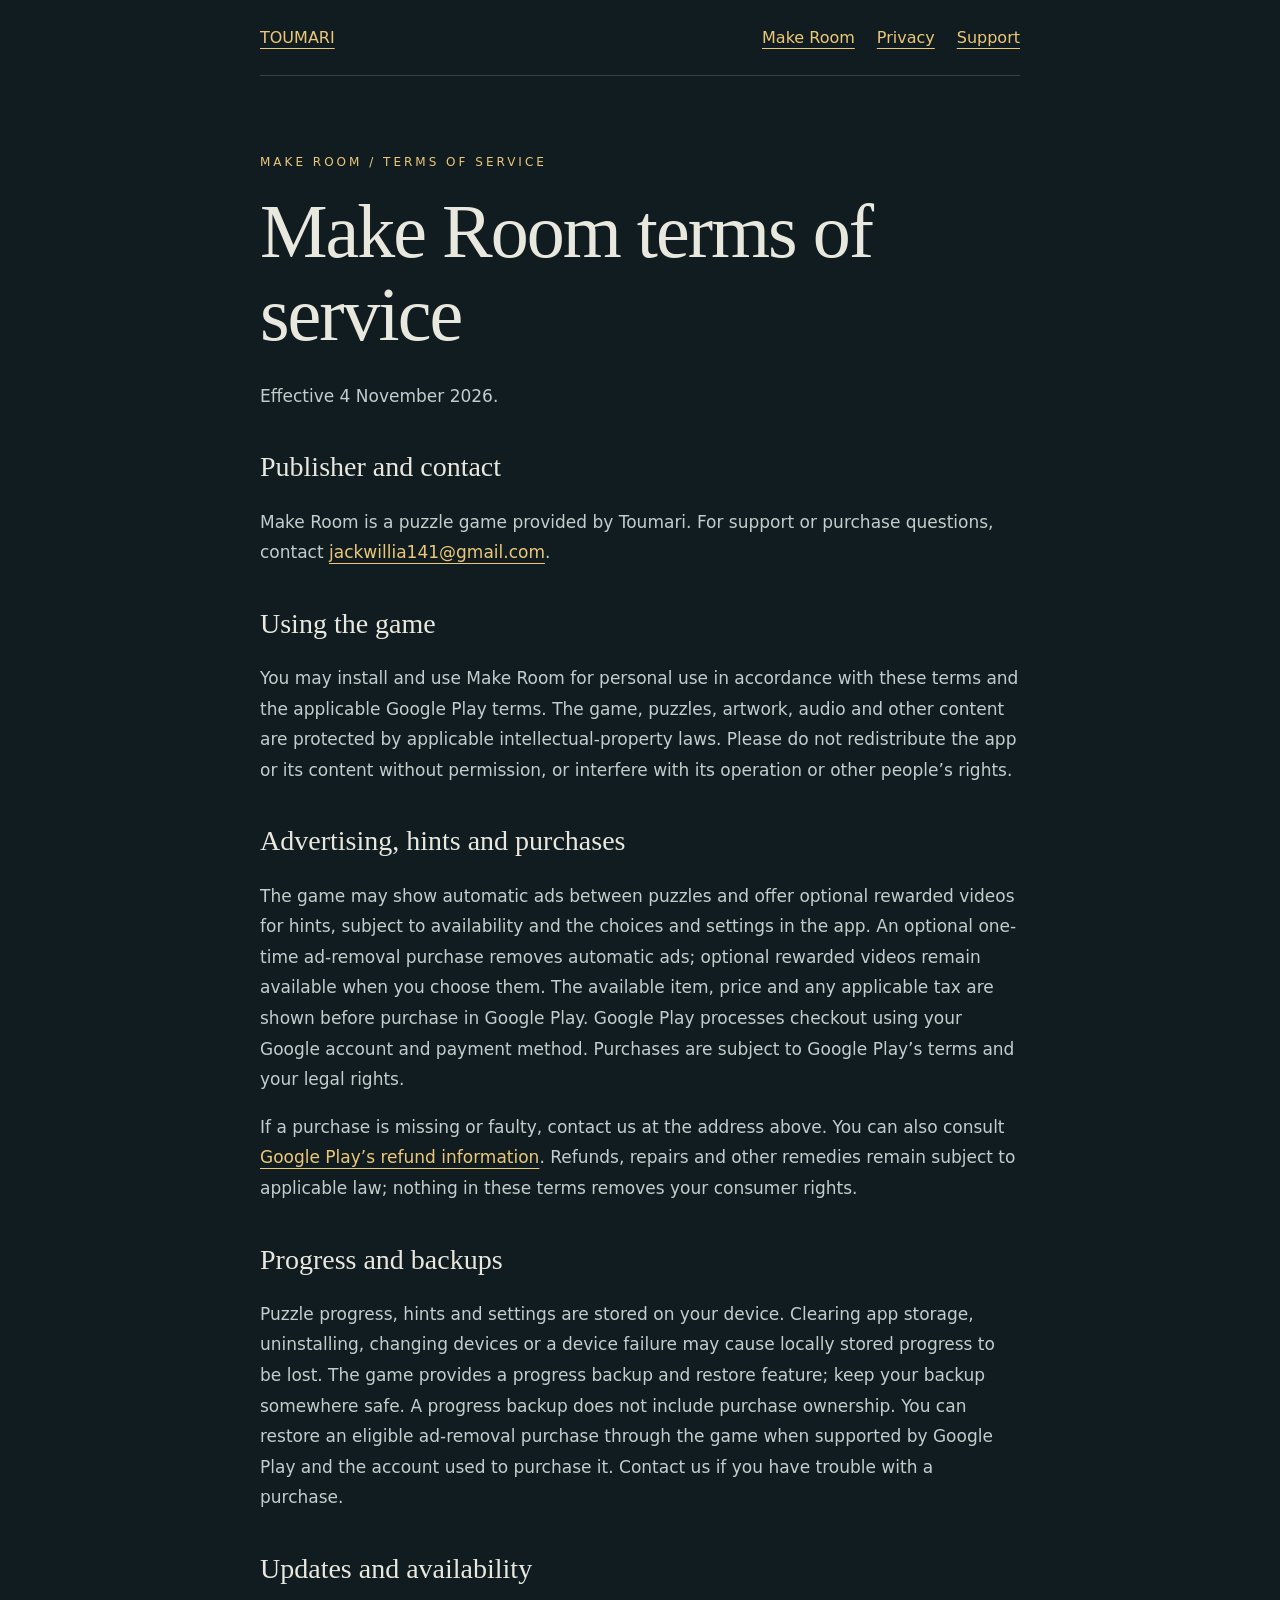
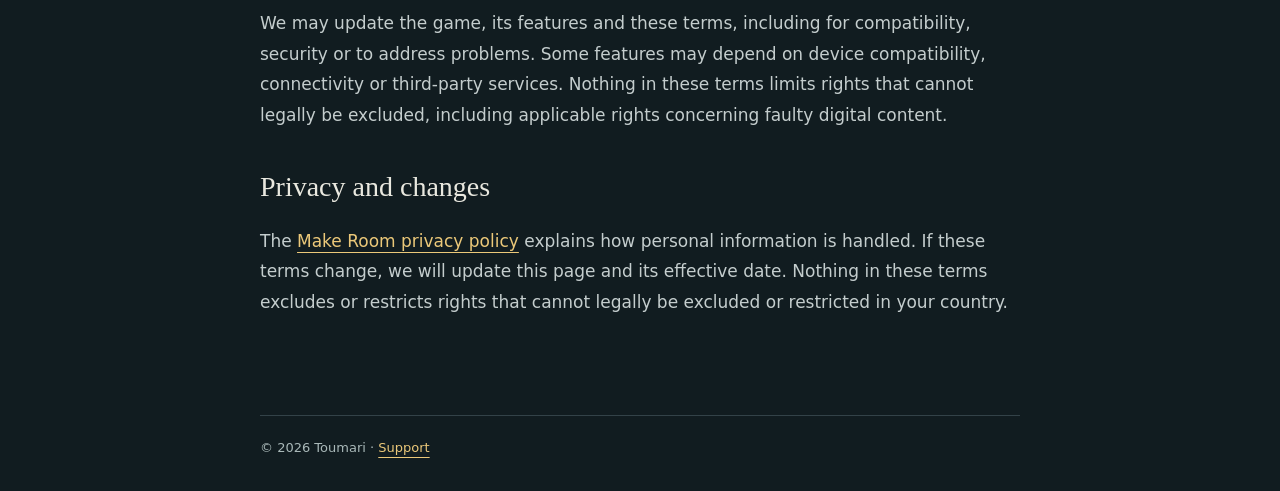
<file: make-room/terms.html>
<!doctype html>
<html lang="en-GB"><head><meta charset="utf-8"><meta name="viewport" content="width=device-width, initial-scale=1"><meta name="description" content="Terms of service for Make Room by Toumari."><title>Make Room terms of service · Toumari</title><link rel="stylesheet" href="/style.css"></head><body>
<header><a href="/">TOUMARI</a><nav aria-label="Main"><a href="/make-room/">Make Room</a><a href="/make-room/privacy.html">Privacy</a><a href="mailto:jackwillia141@gmail.com">Support</a></nav></header>
<main><p class="eyebrow">MAKE ROOM / TERMS OF SERVICE</p><h1>Make Room terms of service</h1><p>Effective 4 November 2026.</p>
<h2>Publisher and contact</h2><p>Make Room is a puzzle game provided by Toumari. For support or purchase questions, contact <a href="mailto:jackwillia141@gmail.com">jackwillia141@gmail.com</a>.</p>
<h2>Using the game</h2><p>You may install and use Make Room for personal use in accordance with these terms and the applicable Google Play terms. The game, puzzles, artwork, audio and other content are protected by applicable intellectual-property laws. Please do not redistribute the app or its content without permission, or interfere with its operation or other people’s rights.</p>
<h2>Advertising, hints and purchases</h2><p>The game may show automatic ads between puzzles and offer optional rewarded videos for hints, subject to availability and the choices and settings in the app. An optional one-time ad-removal purchase removes automatic ads; optional rewarded videos remain available when you choose them. The available item, price and any applicable tax are shown before purchase in Google Play. Google Play processes checkout using your Google account and payment method. Purchases are subject to Google Play’s terms and your legal rights.</p>
<p>If a purchase is missing or faulty, contact us at the address above. You can also consult <a href="https://support.google.com/googleplay/answer/15574908">Google Play’s refund information</a>. Refunds, repairs and other remedies remain subject to applicable law; nothing in these terms removes your consumer rights.</p>
<h2>Progress and backups</h2><p>Puzzle progress, hints and settings are stored on your device. Clearing app storage, uninstalling, changing devices or a device failure may cause locally stored progress to be lost. The game provides a progress backup and restore feature; keep your backup somewhere safe. A progress backup does not include purchase ownership. You can restore an eligible ad-removal purchase through the game when supported by Google Play and the account used to purchase it. Contact us if you have trouble with a purchase.</p>
<h2>Updates and availability</h2><p>We may update the game, its features and these terms, including for compatibility, security or to address problems. Some features may depend on device compatibility, connectivity or third-party services. Nothing in these terms limits rights that cannot legally be excluded, including applicable rights concerning faulty digital content.</p>
<h2>Privacy and changes</h2><p>The <a href="/make-room/privacy.html">Make Room privacy policy</a> explains how personal information is handled. If these terms change, we will update this page and its effective date. Nothing in these terms excludes or restricts rights that cannot legally be excluded or restricted in your country.</p>
</main><footer>© 2026 Toumari · <a href="mailto:jackwillia141@gmail.com">Support</a></footer></body></html>
</file>
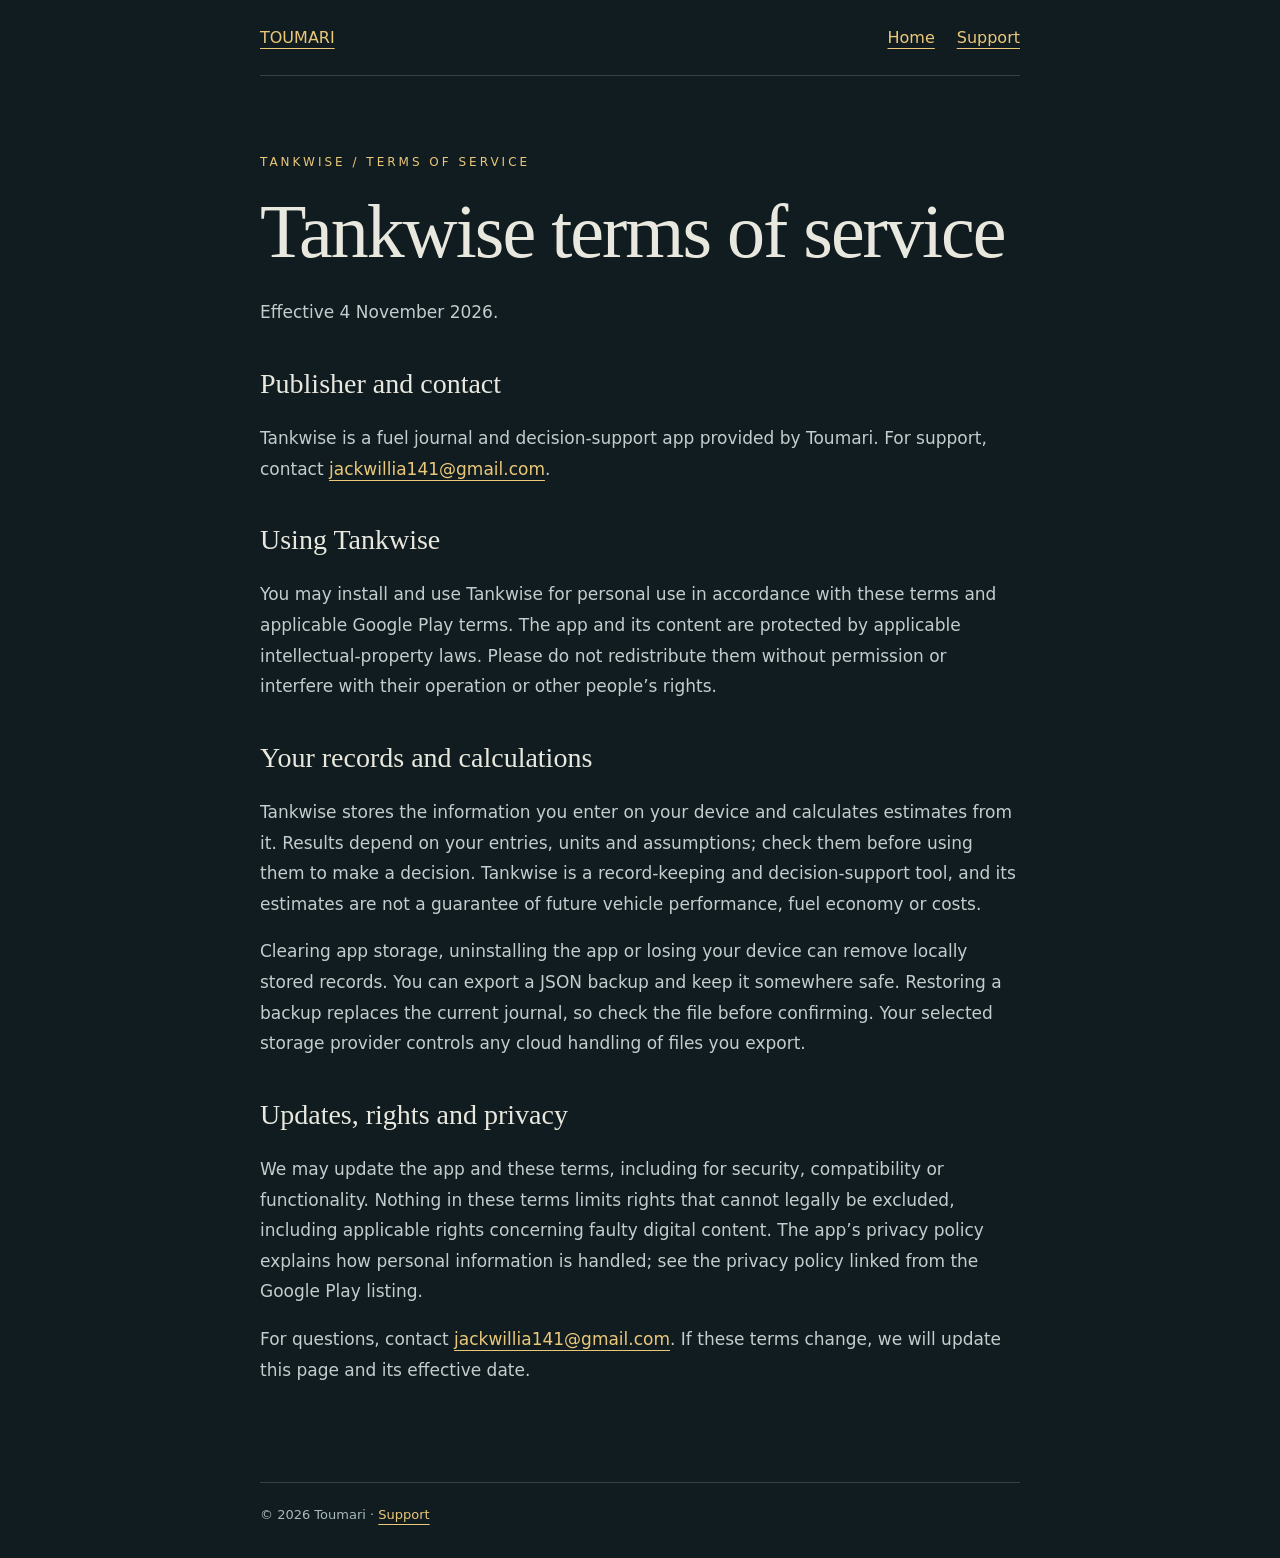
<file: tankwise/terms.html>
<!doctype html>
<html lang="en"><head><meta charset="utf-8"><meta name="viewport" content="width=device-width, initial-scale=1"><meta name="description" content="Terms of service for Tankwise by Toumari."><title>Tankwise terms of service · Toumari</title><link rel="stylesheet" href="/style.css"></head><body>
<header><a href="/">TOUMARI</a><nav aria-label="Main"><a href="/">Home</a><a href="mailto:jackwillia141@gmail.com">Support</a></nav></header>
<main><p class="eyebrow">TANKWISE / TERMS OF SERVICE</p><h1>Tankwise terms of service</h1><p>Effective 4 November 2026.</p>
<h2>Publisher and contact</h2>
<p>Tankwise is a fuel journal and decision-support app provided by Toumari. For support, contact <a href="mailto:jackwillia141@gmail.com">jackwillia141@gmail.com</a>.</p>
<h2>Using Tankwise</h2>
<p>You may install and use Tankwise for personal use in accordance with these terms and applicable Google Play terms. The app and its content are protected by applicable intellectual-property laws. Please do not redistribute them without permission or interfere with their operation or other people’s rights.</p>
<h2>Your records and calculations</h2>
<p>Tankwise stores the information you enter on your device and calculates estimates from it. Results depend on your entries, units and assumptions; check them before using them to make a decision. Tankwise is a record-keeping and decision-support tool, and its estimates are not a guarantee of future vehicle performance, fuel economy or costs.</p>
<p>Clearing app storage, uninstalling the app or losing your device can remove locally stored records. You can export a JSON backup and keep it somewhere safe. Restoring a backup replaces the current journal, so check the file before confirming. Your selected storage provider controls any cloud handling of files you export.</p>
<h2>Updates, rights and privacy</h2>
<p>We may update the app and these terms, including for security, compatibility or functionality. Nothing in these terms limits rights that cannot legally be excluded, including applicable rights concerning faulty digital content. The app’s privacy policy explains how personal information is handled; see the privacy policy linked from the Google Play listing.</p>
<p>For questions, contact <a href="mailto:jackwillia141@gmail.com">jackwillia141@gmail.com</a>. If these terms change, we will update this page and its effective date.</p>
</main><footer>© 2026 Toumari · <a href="mailto:jackwillia141@gmail.com">Support</a></footer></body></html>
</file>
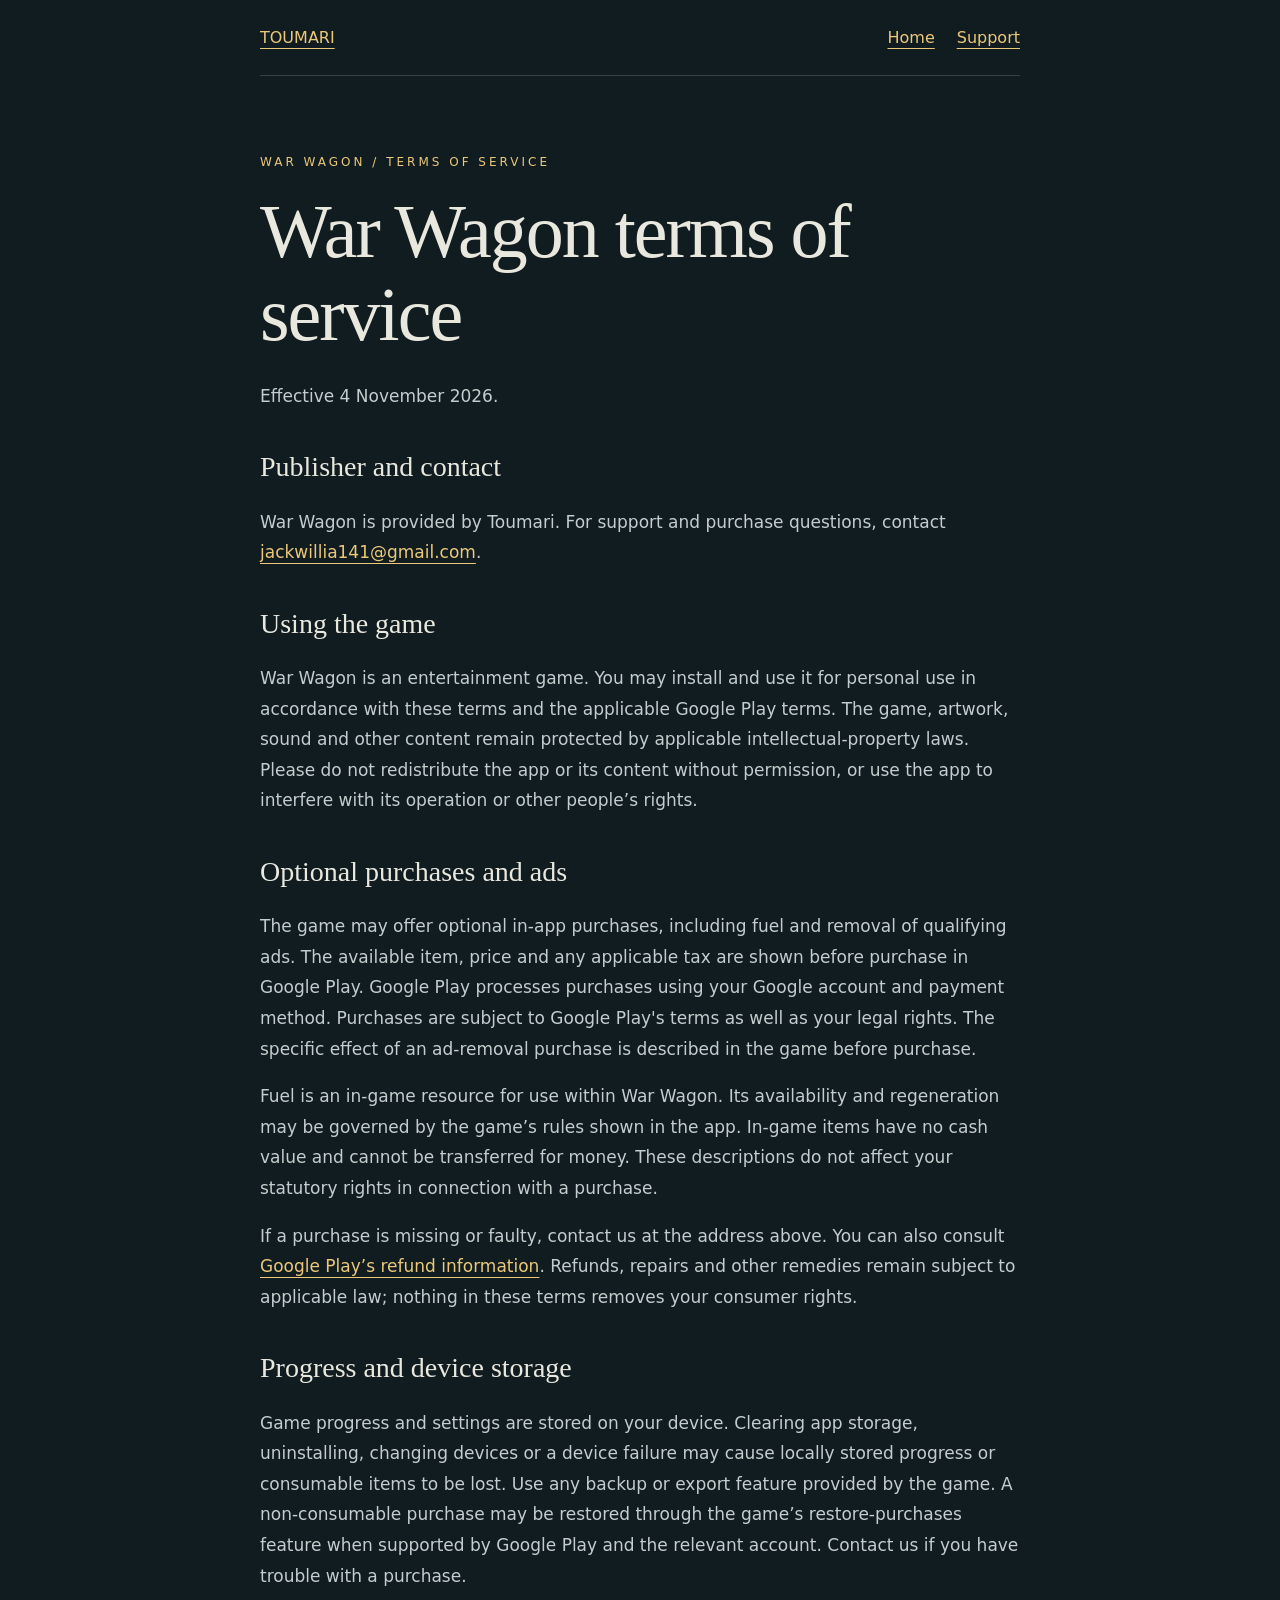
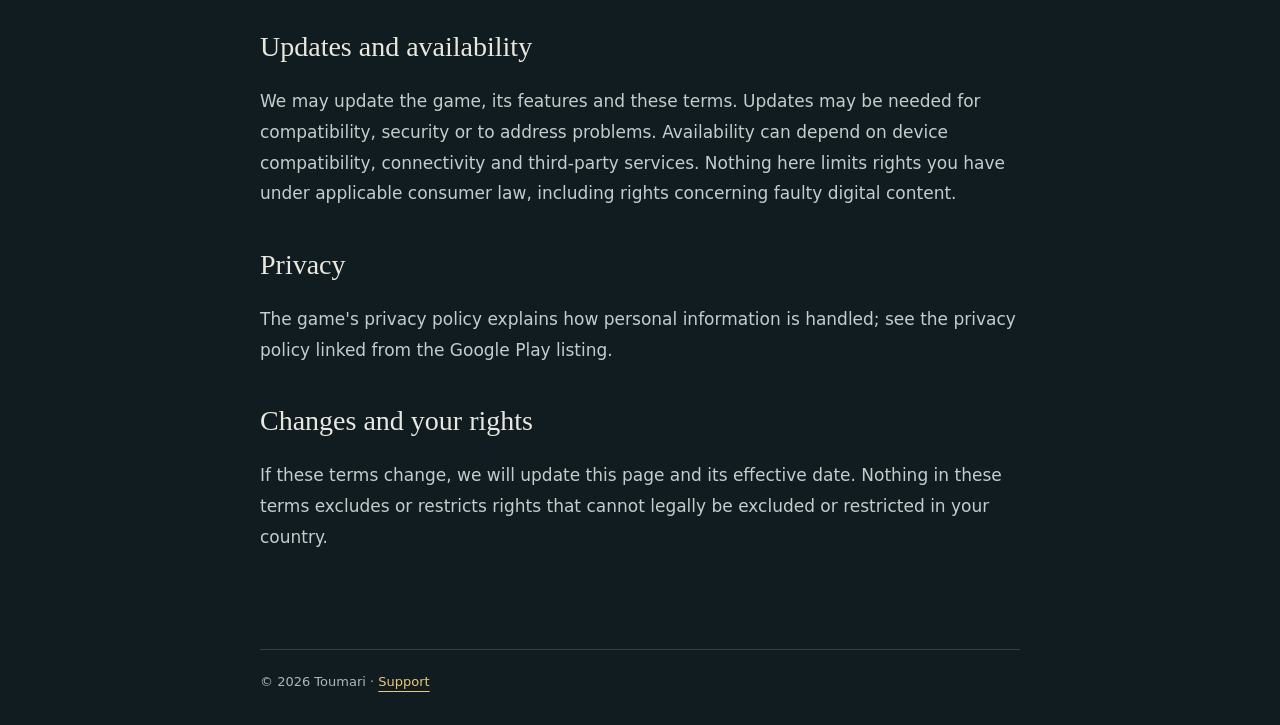
<file: war-wagon/terms.html>
<!doctype html>
<html lang="en"><head><meta charset="utf-8"><meta name="viewport" content="width=device-width, initial-scale=1"><meta name="description" content="Terms of service for War Wagon by Toumari."><title>War Wagon terms of service · Toumari</title><link rel="stylesheet" href="/style.css"></head><body>
<header><a href="/">TOUMARI</a><nav aria-label="Main"><a href="/">Home</a><a href="mailto:jackwillia141@gmail.com">Support</a></nav></header>
<main><p class="eyebrow">WAR WAGON / TERMS OF SERVICE</p><h1>War Wagon terms of service</h1><p>Effective 4 November 2026.</p>
<h2>Publisher and contact</h2>
<p>War Wagon is provided by Toumari. For support and purchase questions, contact <a href="mailto:jackwillia141@gmail.com">jackwillia141@gmail.com</a>.</p>
<h2>Using the game</h2>
<p>War Wagon is an entertainment game. You may install and use it for personal use in accordance with these terms and the applicable Google Play terms. The game, artwork, sound and other content remain protected by applicable intellectual-property laws. Please do not redistribute the app or its content without permission, or use the app to interfere with its operation or other people’s rights.</p>
<h2>Optional purchases and ads</h2>
<p>The game may offer optional in-app purchases, including fuel and removal of qualifying ads. The available item, price and any applicable tax are shown before purchase in Google Play. Google Play processes purchases using your Google account and payment method. Purchases are subject to Google Play&#x27;s terms as well as your legal rights. The specific effect of an ad-removal purchase is described in the game before purchase.</p>
<p>Fuel is an in-game resource for use within War Wagon. Its availability and regeneration may be governed by the game’s rules shown in the app. In-game items have no cash value and cannot be transferred for money. These descriptions do not affect your statutory rights in connection with a purchase.</p>
<p>If a purchase is missing or faulty, contact us at the address above. You can also consult <a href="https://support.google.com/googleplay/answer/15574908">Google Play’s refund information</a>. Refunds, repairs and other remedies remain subject to applicable law; nothing in these terms removes your consumer rights.</p>
<h2>Progress and device storage</h2>
<p>Game progress and settings are stored on your device. Clearing app storage, uninstalling, changing devices or a device failure may cause locally stored progress or consumable items to be lost. Use any backup or export feature provided by the game. A non-consumable purchase may be restored through the game’s restore-purchases feature when supported by Google Play and the relevant account. Contact us if you have trouble with a purchase.</p>
<h2>Updates and availability</h2>
<p>We may update the game, its features and these terms. Updates may be needed for compatibility, security or to address problems. Availability can depend on device compatibility, connectivity and third-party services. Nothing here limits rights you have under applicable consumer law, including rights concerning faulty digital content.</p>
<h2>Privacy</h2>
<p>The game&#x27;s privacy policy explains how personal information is handled; see the privacy policy linked from the Google Play listing.</p>
<h2>Changes and your rights</h2>
<p>If these terms change, we will update this page and its effective date. Nothing in these terms excludes or restricts rights that cannot legally be excluded or restricted in your country. </p>
</main><footer>© 2026 Toumari · <a href="mailto:jackwillia141@gmail.com">Support</a></footer></body></html>
</file>
<file: studio.css>
:root{color-scheme:light;--ink:#283e46;--cream:#f6f2e9;--mint:#aad6c5;--gold:#ecc576;--muted:#53686a;font-family:"Trebuchet MS",Arial,sans-serif;color:var(--ink);background:var(--cream)}*{box-sizing:border-box}html{scroll-behavior:smooth;scroll-padding-top:24px}body{margin:0}a{color:inherit;text-underline-offset:5px;text-decoration-thickness:1px}a:hover{text-decoration-thickness:2px}a:focus-visible{outline:3px solid currentColor;outline-offset:6px;border-radius:2px}.wrap{width:min(1180px,calc(100% - 64px));margin-inline:auto}.masthead{display:flex;align-items:center;justify-content:space-between;padding-block:26px;border-bottom:1px solid #283e4628}.brand{display:flex;align-items:center;gap:13px;text-decoration:none;font-size:25px;font-weight:700;line-height:1.05}.brand img{border-radius:14px}.brand-small{display:block;font-size:13px;letter-spacing:2px;text-transform:uppercase;margin-top:5px}nav{display:flex;gap:28px;font-size:15px}nav a{text-decoration:none}.welcome{display:grid;grid-template-columns:1.5fr 1fr;align-items:center;gap:48px;padding-block:clamp(56px,8vw,110px)}.intro,.game-type{font-weight:700;font-size:15px}.intro{color:var(--muted);margin:0 0 22px}h1{font-size:clamp(42px,5.5vw,76px);line-height:1.08;letter-spacing:-2.6px;margin:0 0 28px}p{font-size:18px;line-height:1.7;margin:0 0 20px;max-width:65ch}.lead{max-width:31em;color:var(--muted);margin-bottom:30px}.hero-art{text-align:center;transform:rotate(4deg)}.hero-art img{width:min(100%,310px);height:auto;border-radius:70px;box-shadow:0 16px 0 #283e4610}.hero-art p{font-size:15px;margin:24px 0 0;font-weight:700}.button{display:inline-flex;align-items:center;justify-content:space-between;gap:20px;border-radius:999px;background:var(--ink);color:var(--cream);padding:18px 25px;min-height:56px;font-weight:700;font-size:16px;line-height:1.3;text-decoration:none;transition:transform .18s ease-out,background .18s ease-out}.button:hover{transform:translateY(-2px);background:#36525b}.button span{font-size:22px}.game{padding-block:clamp(54px,7vw,90px)}.make{background:#e5eee6}.after{background:#102027;color:#f0ede2}.game-inner{display:grid;grid-template-columns:1fr 1fr;gap:clamp(32px,6vw,88px);align-items:center}.game h2,.studio h2{font-size:clamp(38px,4.5vw,64px);line-height:1.1;letter-spacing:-1.8px;margin:0 0 16px}.game-type{margin-bottom:14px;color:#4d6f5c}.game-hook{font-size:25px;font-weight:700;line-height:1.35;margin-bottom:26px}.game-copy>p:not(.game-type):not(.game-hook){font-size:17px}.game-copy .button{margin-top:10px}.game-note{font-size:13px!important;line-height:1.5;margin:15px 0 24px;color:var(--muted)}.minor-links{display:flex;flex-wrap:wrap;gap:13px 20px;font-size:13px}.game-image{margin:0}.game-image img{display:block;width:100%;height:auto;border-radius:24px}.game-image figcaption{font-size:13px;text-align:center;margin:17px 0 0;color:var(--muted)}.after .game-type,.after .game-hook{color:var(--gold)}.after .button{background:var(--gold);color:#1d3038}.after .button:hover{background:#f5d793}.after .game-note,.after figcaption{color:#b5c3c0}.studio{display:grid;grid-template-columns:1fr 1fr;gap:64px;padding-block:96px}.studio h2{font-size:clamp(34px,3.5vw,48px)}.social-links{display:flex;gap:16px;margin-top:26px}.social-links a{border:1px solid #283e4650;border-radius:999px;padding:14px 22px;text-decoration:none;min-height:48px;display:inline-flex;align-items:center;gap:22px}.support{border-top:1px solid #283e4628;display:grid;grid-template-columns:1fr 1fr;gap:64px;padding-block:60px}.support h2{font-size:32px;margin:0 0 18px;letter-spacing:-.6px}.support p{font-size:16px}.support-notes p{font-size:14px;color:var(--muted)}footer{display:flex;justify-content:space-between;gap:24px;border-top:1px solid #283e4628;padding-block:28px;font-size:13px}footer nav{font-size:13px;flex-wrap:wrap;gap:16px}.skip{position:absolute;left:16px;top:-100px;background:var(--ink);color:var(--cream);padding:14px;z-index:5}.skip:focus{top:12px}@media(max-width:760px){.wrap{width:calc(100% - 40px)}.masthead{align-items:flex-start;gap:20px}.masthead nav{gap:15px;font-size:13px;flex-wrap:wrap;justify-content:flex-end;padding-top:8px}.brand{font-size:21px}.brand img{width:44px;height:44px}.welcome{grid-template-columns:1fr;gap:42px;padding-block:48px}.hero-art{display:none}h1{letter-spacing:-1.8px}.game-inner,.studio,.support{grid-template-columns:1fr;gap:32px}.game-image{max-width:540px;margin:auto}.game-copy .button{width:100%;max-width:390px}.studio{padding-block:60px}.support{padding-block:40px}footer{display:block}footer nav{margin-top:20px}p{font-size:17px}.game{padding-block:48px}.minor-links{line-height:1.8}.social-links{flex-wrap:wrap}}@media(prefers-reduced-motion:reduce){html{scroll-behavior:auto}.button{transition:none}.button:hover{transform:none}}
</file>
<file: style.css>
:root{color-scheme:dark;font-family:system-ui,sans-serif;color:#e9e8df;background:#111c20}*{box-sizing:border-box}body{margin:0}main,header,footer{width:min(760px,calc(100% - 48px));margin:auto}header{display:flex;justify-content:space-between;padding:28px 0;border-bottom:1px solid #334248}a{color:#ebc879;text-underline-offset:5px}nav{display:flex;gap:22px}main{padding:64px 0 80px}h1{font:normal clamp(44px,8vw,76px)/1.1 Georgia,serif;margin:16px 0 24px;letter-spacing:-2px}h2{font:normal 28px Georgia,serif;margin-top:40px}p,li{font-size:17px;line-height:1.8;color:#c4cdcd}.eyebrow{font-size:12px;letter-spacing:3px;color:#ebc879}.lead{font-size:22px;max-width:600px}.mark{width:112px;height:112px;border:1px solid #536062;border-radius:24px;display:grid;place-items:center;background:radial-gradient(circle,#ebc87933,transparent 70%);color:#ebc879;font-size:64px;margin:36px 0}footer{border-top:1px solid #334248;padding:24px 0 36px;font-size:13px;color:#a9b8b8}.facts{display:flex;gap:40px;margin:40px 0;border-block:1px solid #334248;padding:20px 0}.facts strong{display:block;font:normal 30px Georgia,serif;color:#ebc879}.facts span{font-size:14px}a:focus-visible{outline:2px solid #ebc879;outline-offset:5px} @media(max-width:480px){header{display:block}nav{margin-top:20px}.facts{gap:24px}main{padding-top:40px}}
</file>
